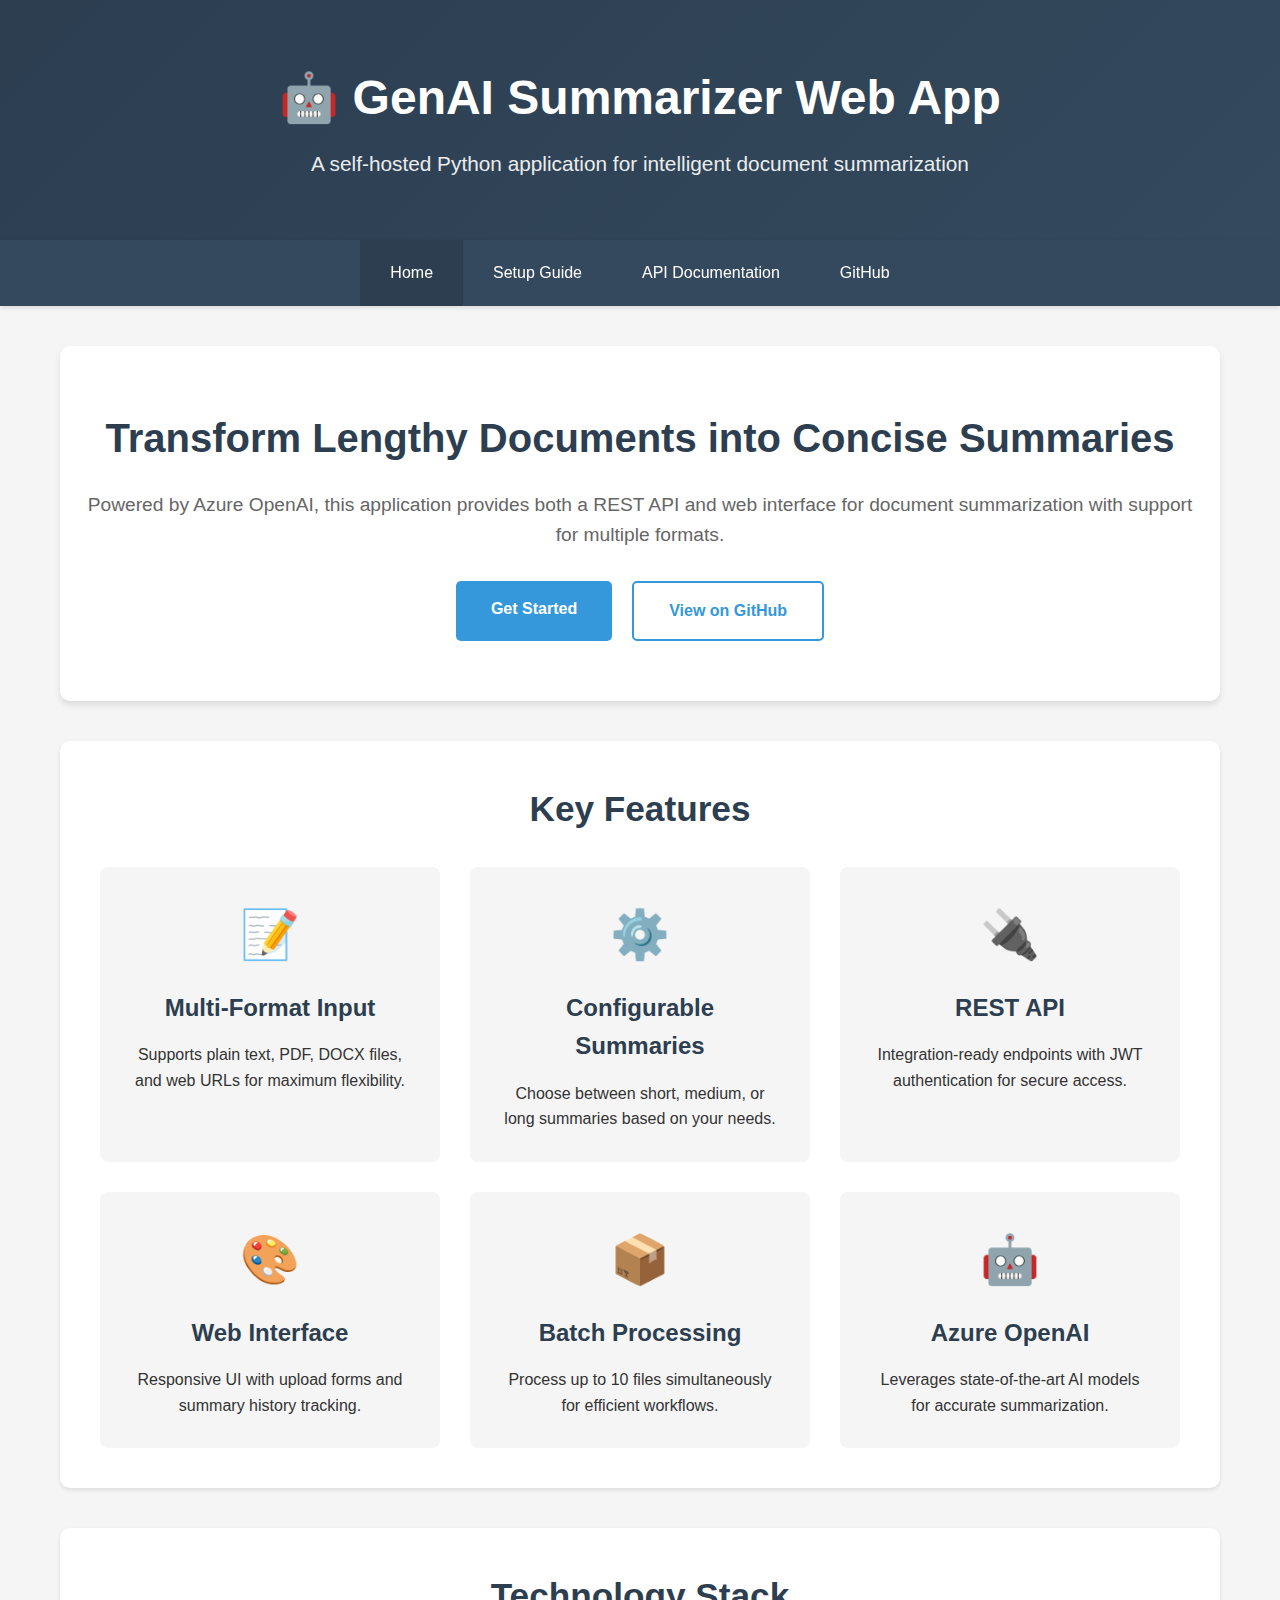
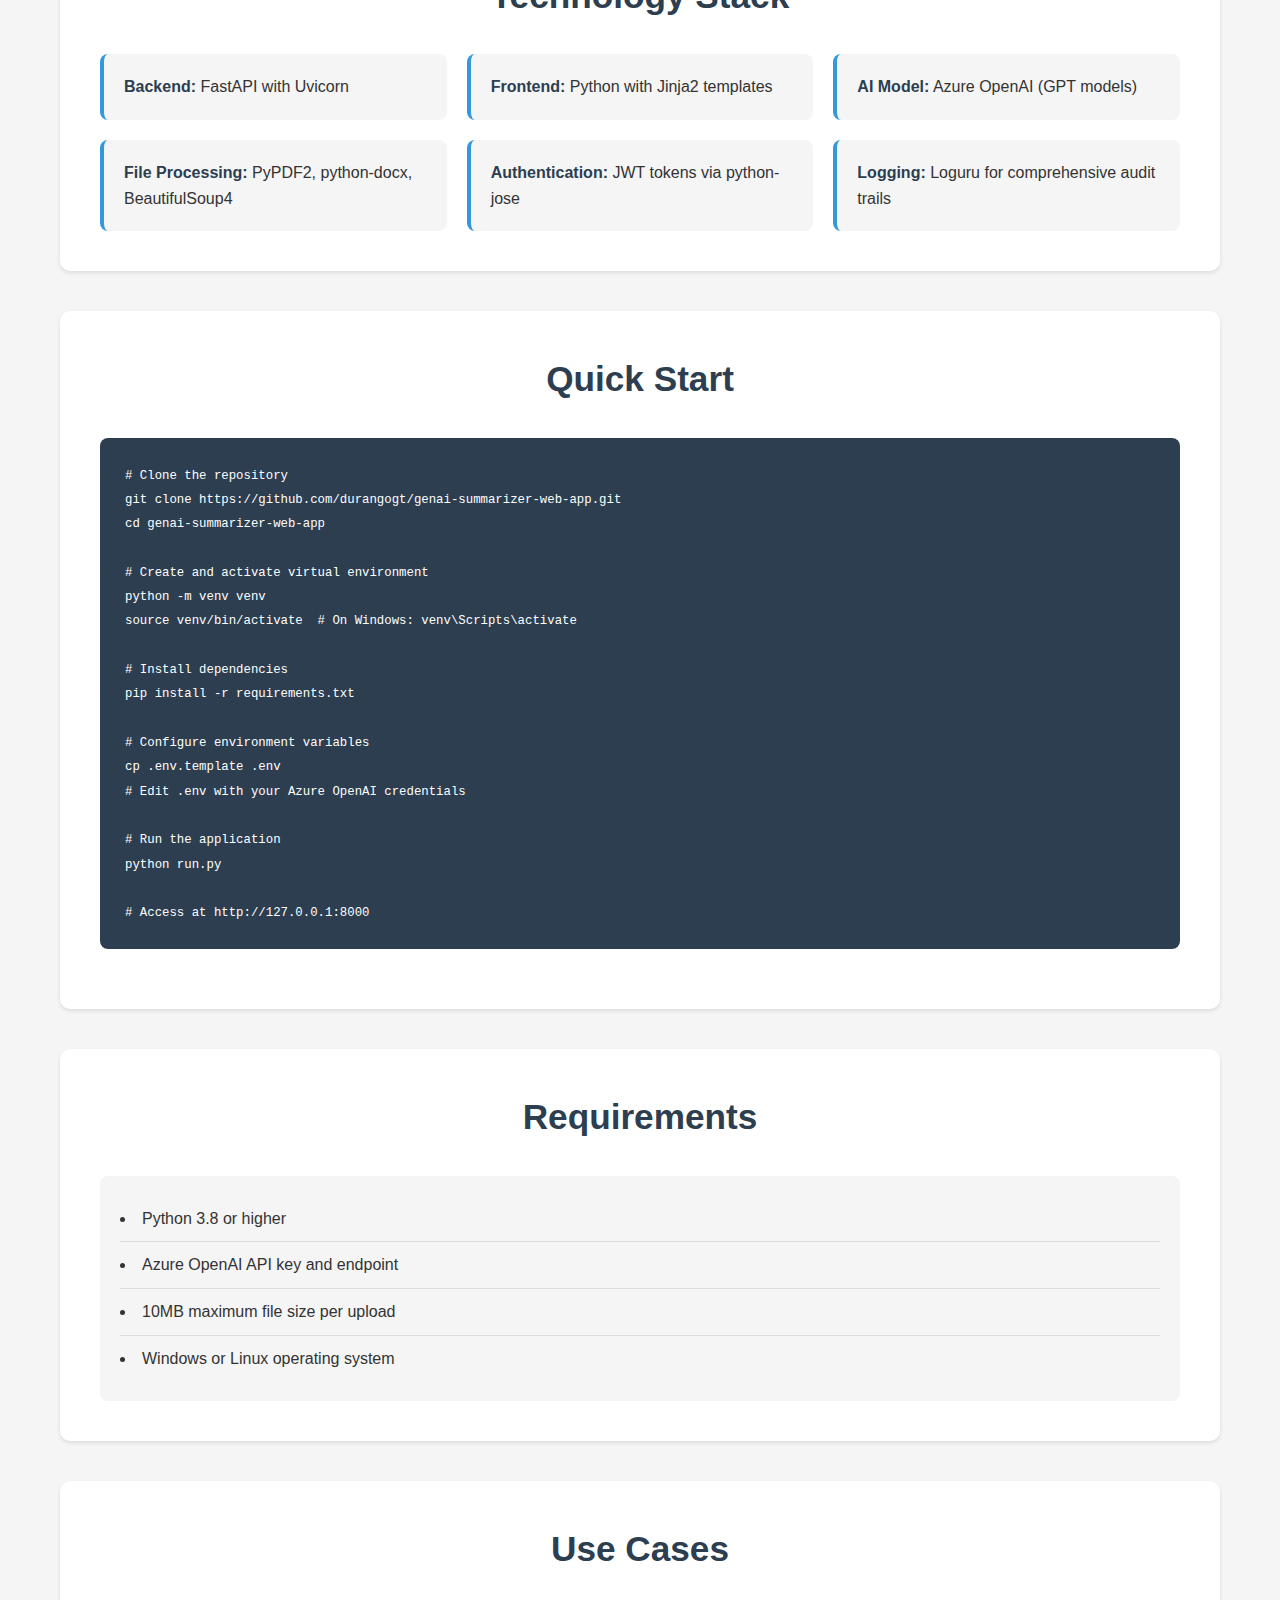
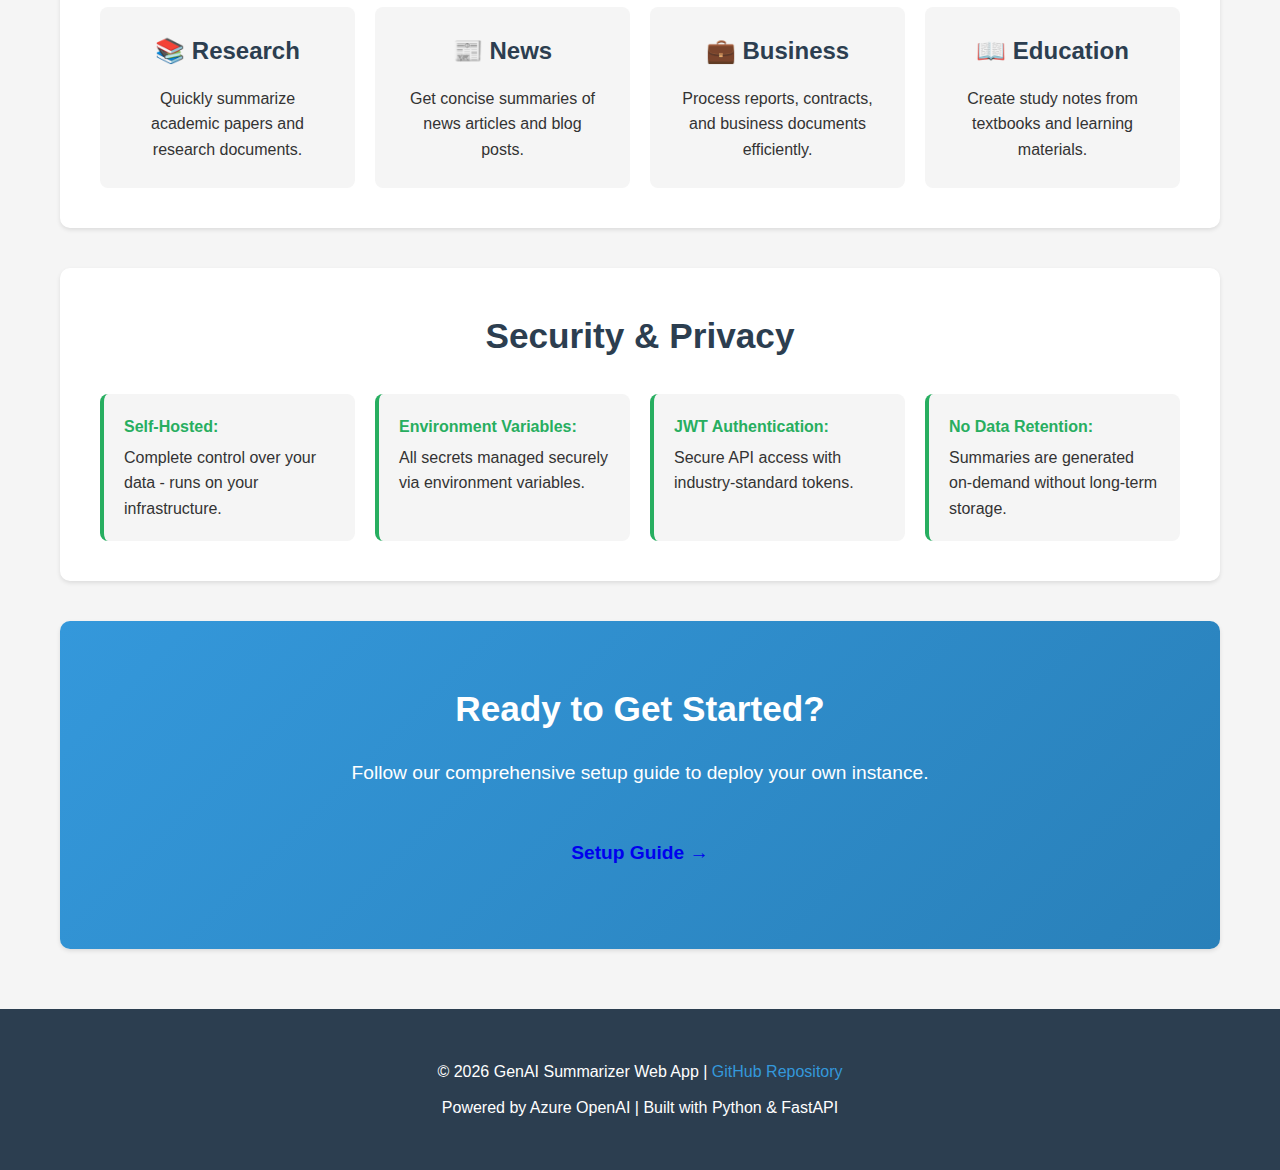
<file: docs/index.html>
<!DOCTYPE html>
<html lang="en">
<head>
    <meta charset="UTF-8">
    <meta name="viewport" content="width=device-width, initial-scale=1.0">
    <title>GenAI Summarizer Web App - Documentation</title>
    <link rel="stylesheet" href="styles.css">
</head>
<body>
    <header>
        <div class="container">
            <h1>🤖 GenAI Summarizer Web App</h1>
            <p class="subtitle">A self-hosted Python application for intelligent document summarization</p>
        </div>
    </header>
    
    <nav>
        <div class="container">
            <ul>
                <li><a href="index.html" class="active">Home</a></li>
                <li><a href="setup.html">Setup Guide</a></li>
                <li><a href="api.html">API Documentation</a></li>
                <li><a href="https://github.com/durangogt/genai-summarizer-web-app" target="_blank">GitHub</a></li>
            </ul>
        </div>
    </nav>
    
    <div class="container">
        <section class="hero">
            <h2>Transform Lengthy Documents into Concise Summaries</h2>
            <p>Powered by Azure OpenAI, this application provides both a REST API and web interface for document summarization with support for multiple formats.</p>
            <div class="cta-buttons">
                <a href="setup.html" class="btn btn-primary">Get Started</a>
                <a href="https://github.com/durangogt/genai-summarizer-web-app" class="btn btn-secondary" target="_blank">View on GitHub</a>
            </div>
        </section>

        <section class="features">
            <h2>Key Features</h2>
            <div class="feature-grid">
                <div class="feature-card">
                    <div class="feature-icon">📝</div>
                    <h3>Multi-Format Input</h3>
                    <p>Supports plain text, PDF, DOCX files, and web URLs for maximum flexibility.</p>
                </div>
                <div class="feature-card">
                    <div class="feature-icon">⚙️</div>
                    <h3>Configurable Summaries</h3>
                    <p>Choose between short, medium, or long summaries based on your needs.</p>
                </div>
                <div class="feature-card">
                    <div class="feature-icon">🔌</div>
                    <h3>REST API</h3>
                    <p>Integration-ready endpoints with JWT authentication for secure access.</p>
                </div>
                <div class="feature-card">
                    <div class="feature-icon">🎨</div>
                    <h3>Web Interface</h3>
                    <p>Responsive UI with upload forms and summary history tracking.</p>
                </div>
                <div class="feature-card">
                    <div class="feature-icon">📦</div>
                    <h3>Batch Processing</h3>
                    <p>Process up to 10 files simultaneously for efficient workflows.</p>
                </div>
                <div class="feature-card">
                    <div class="feature-icon">🤖</div>
                    <h3>Azure OpenAI</h3>
                    <p>Leverages state-of-the-art AI models for accurate summarization.</p>
                </div>
            </div>
        </section>

        <section class="tech-stack">
            <h2>Technology Stack</h2>
            <div class="stack-list">
                <div class="stack-item">
                    <strong>Backend:</strong> FastAPI with Uvicorn
                </div>
                <div class="stack-item">
                    <strong>Frontend:</strong> Python with Jinja2 templates
                </div>
                <div class="stack-item">
                    <strong>AI Model:</strong> Azure OpenAI (GPT models)
                </div>
                <div class="stack-item">
                    <strong>File Processing:</strong> PyPDF2, python-docx, BeautifulSoup4
                </div>
                <div class="stack-item">
                    <strong>Authentication:</strong> JWT tokens via python-jose
                </div>
                <div class="stack-item">
                    <strong>Logging:</strong> Loguru for comprehensive audit trails
                </div>
            </div>
        </section>

        <section class="quick-start">
            <h2>Quick Start</h2>
            <div class="code-block">
                <pre><code># Clone the repository
git clone https://github.com/durangogt/genai-summarizer-web-app.git
cd genai-summarizer-web-app

# Create and activate virtual environment
python -m venv venv
source venv/bin/activate  # On Windows: venv\Scripts\activate

# Install dependencies
pip install -r requirements.txt

# Configure environment variables
cp .env.template .env
# Edit .env with your Azure OpenAI credentials

# Run the application
python run.py

# Access at http://127.0.0.1:8000</code></pre>
            </div>
        </section>

        <section class="requirements">
            <h2>Requirements</h2>
            <ul>
                <li>Python 3.8 or higher</li>
                <li>Azure OpenAI API key and endpoint</li>
                <li>10MB maximum file size per upload</li>
                <li>Windows or Linux operating system</li>
            </ul>
        </section>

        <section class="use-cases">
            <h2>Use Cases</h2>
            <div class="use-case-grid">
                <div class="use-case">
                    <h3>📚 Research</h3>
                    <p>Quickly summarize academic papers and research documents.</p>
                </div>
                <div class="use-case">
                    <h3>📰 News</h3>
                    <p>Get concise summaries of news articles and blog posts.</p>
                </div>
                <div class="use-case">
                    <h3>💼 Business</h3>
                    <p>Process reports, contracts, and business documents efficiently.</p>
                </div>
                <div class="use-case">
                    <h3>📖 Education</h3>
                    <p>Create study notes from textbooks and learning materials.</p>
                </div>
            </div>
        </section>

        <section class="security">
            <h2>Security & Privacy</h2>
            <div class="security-info">
                <div class="security-item">
                    <strong>Self-Hosted:</strong> Complete control over your data - runs on your infrastructure.
                </div>
                <div class="security-item">
                    <strong>Environment Variables:</strong> All secrets managed securely via environment variables.
                </div>
                <div class="security-item">
                    <strong>JWT Authentication:</strong> Secure API access with industry-standard tokens.
                </div>
                <div class="security-item">
                    <strong>No Data Retention:</strong> Summaries are generated on-demand without long-term storage.
                </div>
            </div>
        </section>

        <section class="cta">
            <h2>Ready to Get Started?</h2>
            <p>Follow our comprehensive setup guide to deploy your own instance.</p>
            <a href="setup.html" class="btn btn-large">Setup Guide →</a>
        </section>
    </div>
    
    <footer>
        <div class="container">
            <p>&copy; 2026 GenAI Summarizer Web App | <a href="https://github.com/durangogt/genai-summarizer-web-app">GitHub Repository</a></p>
            <p>Powered by Azure OpenAI | Built with Python & FastAPI</p>
        </div>
    </footer>
</body>
</html>
</file>
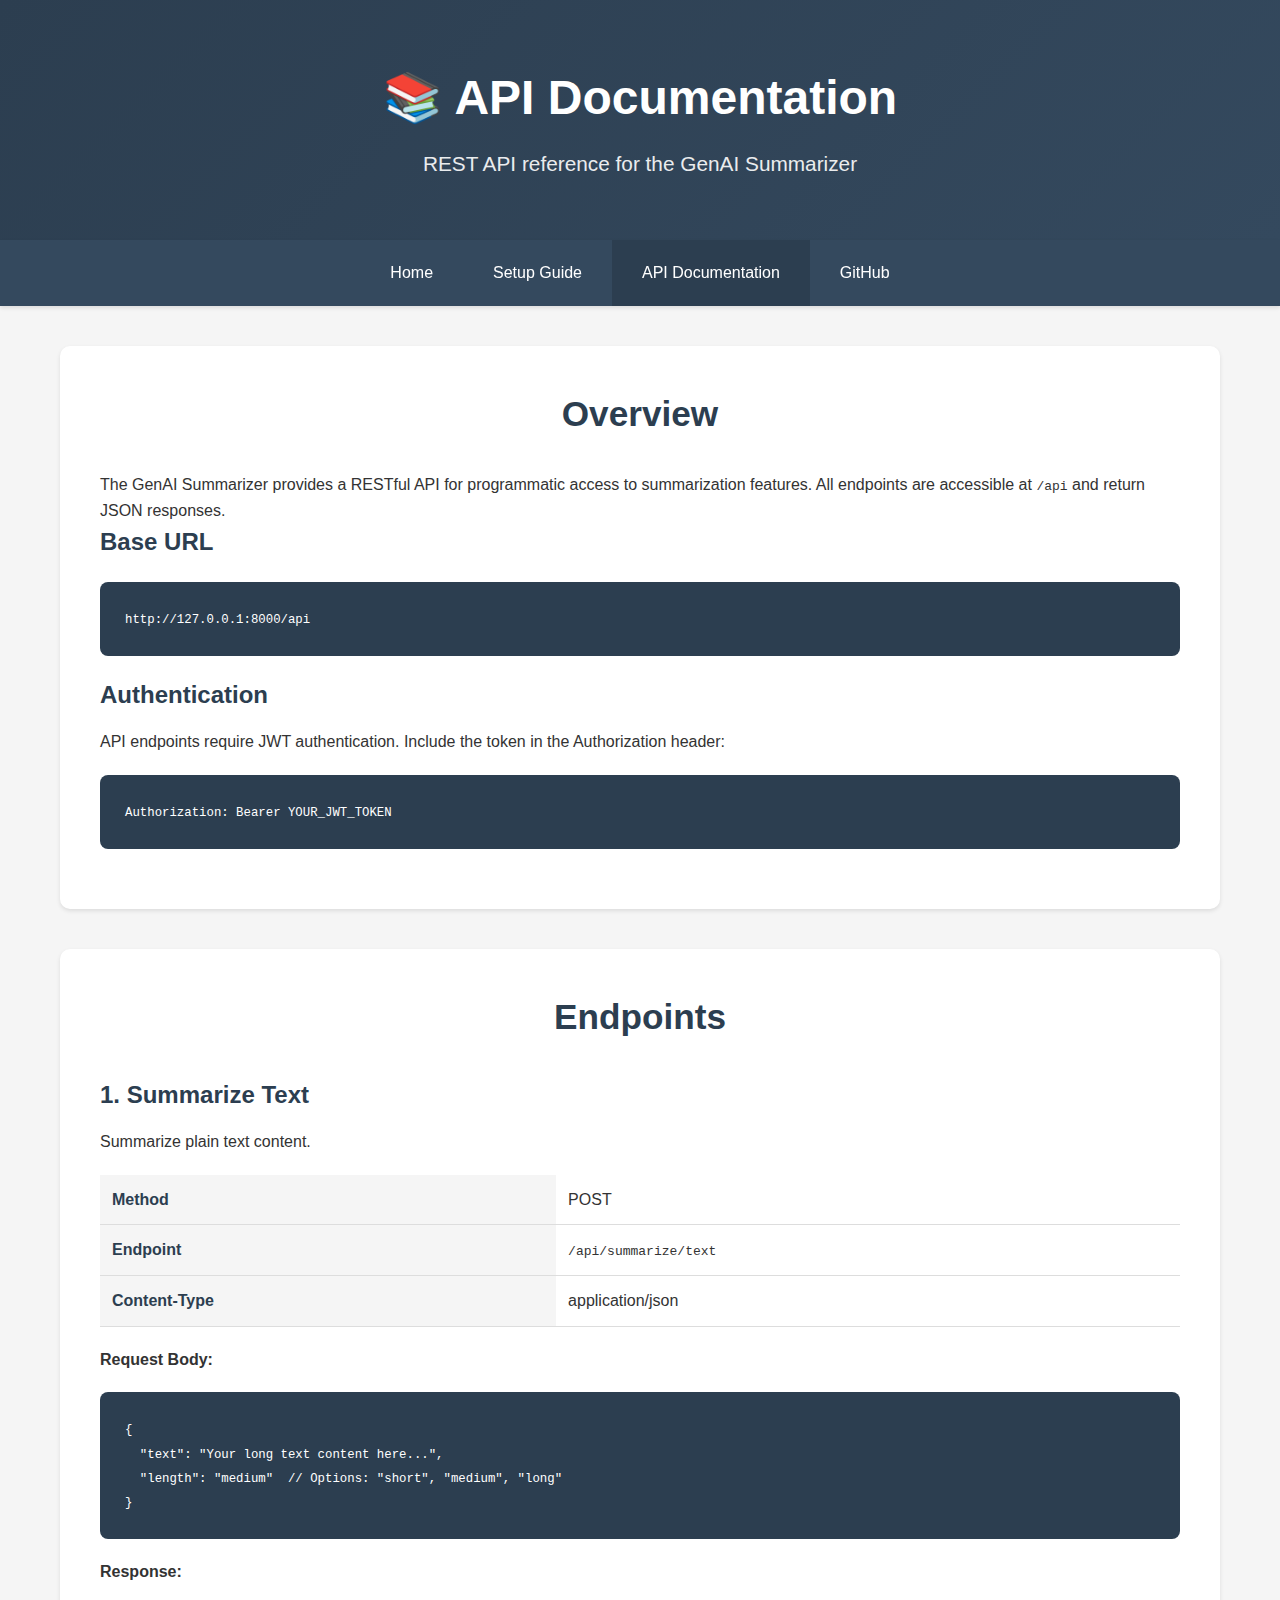
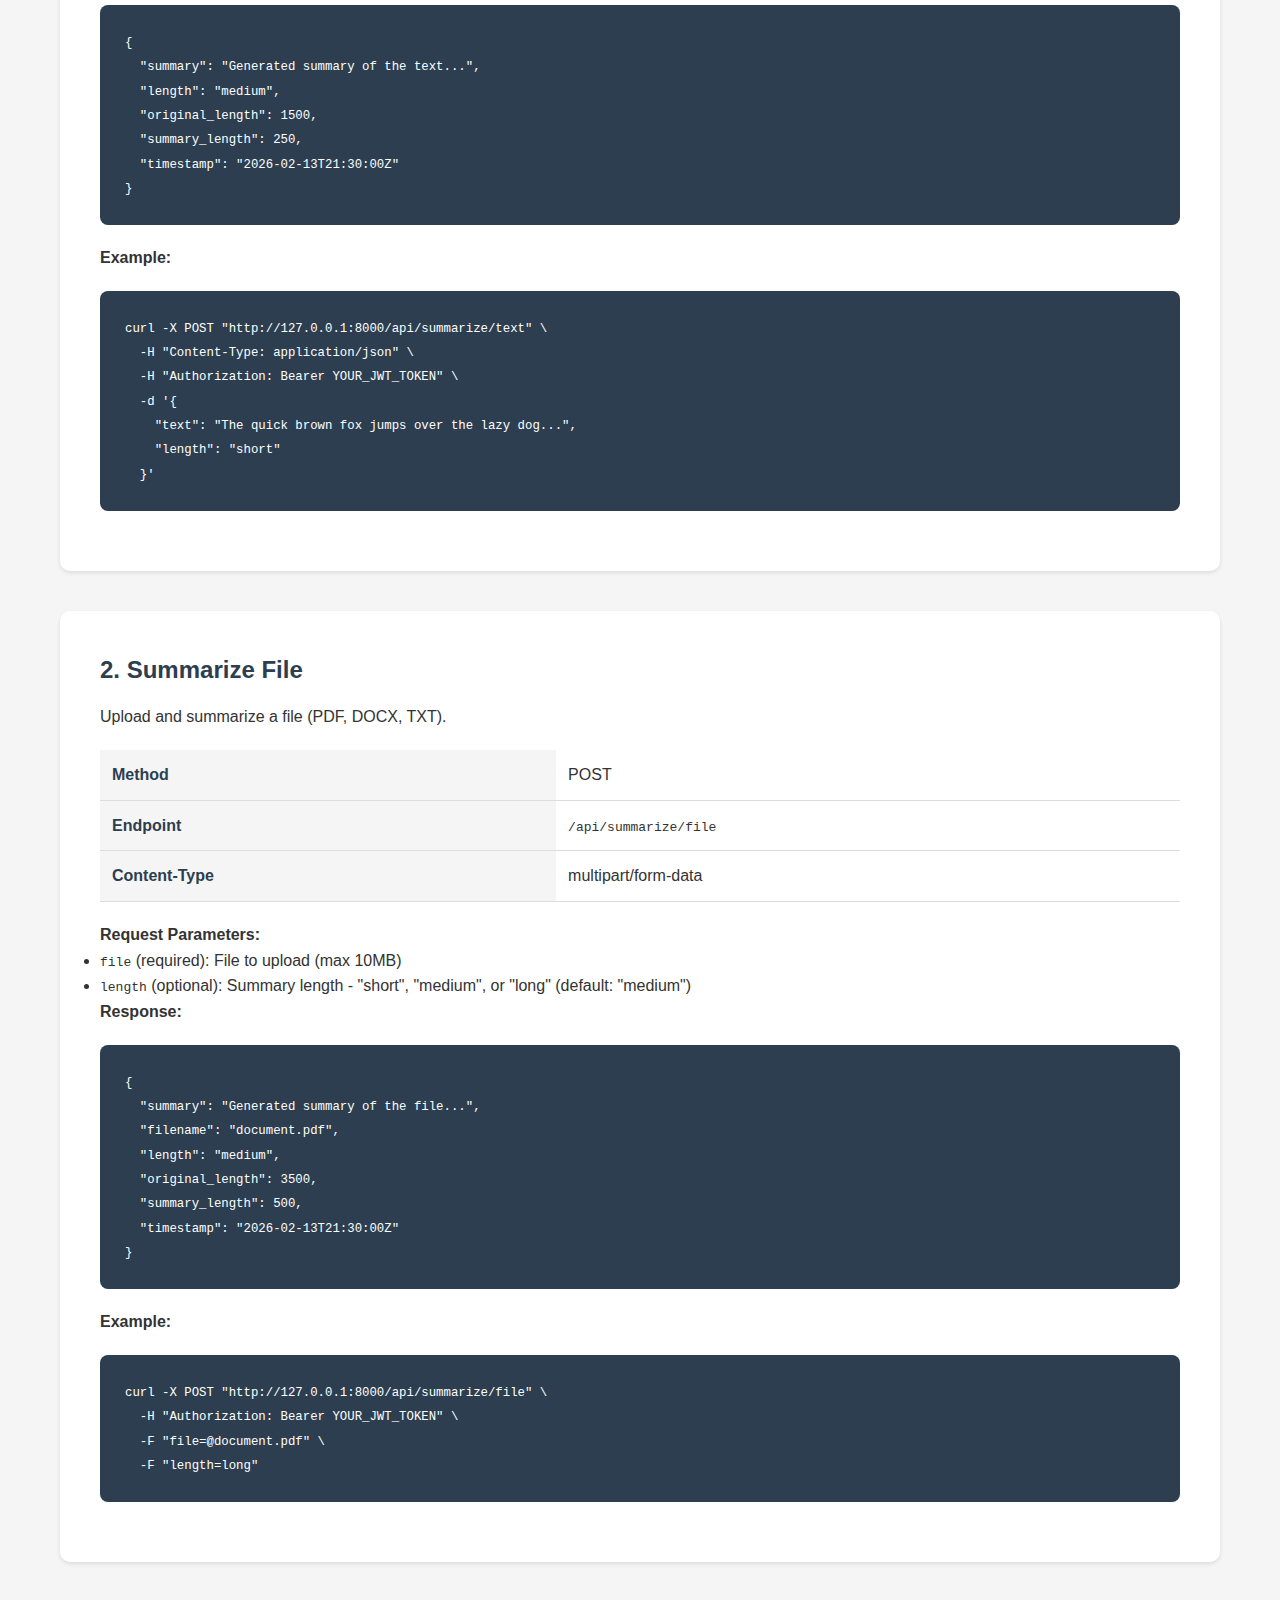
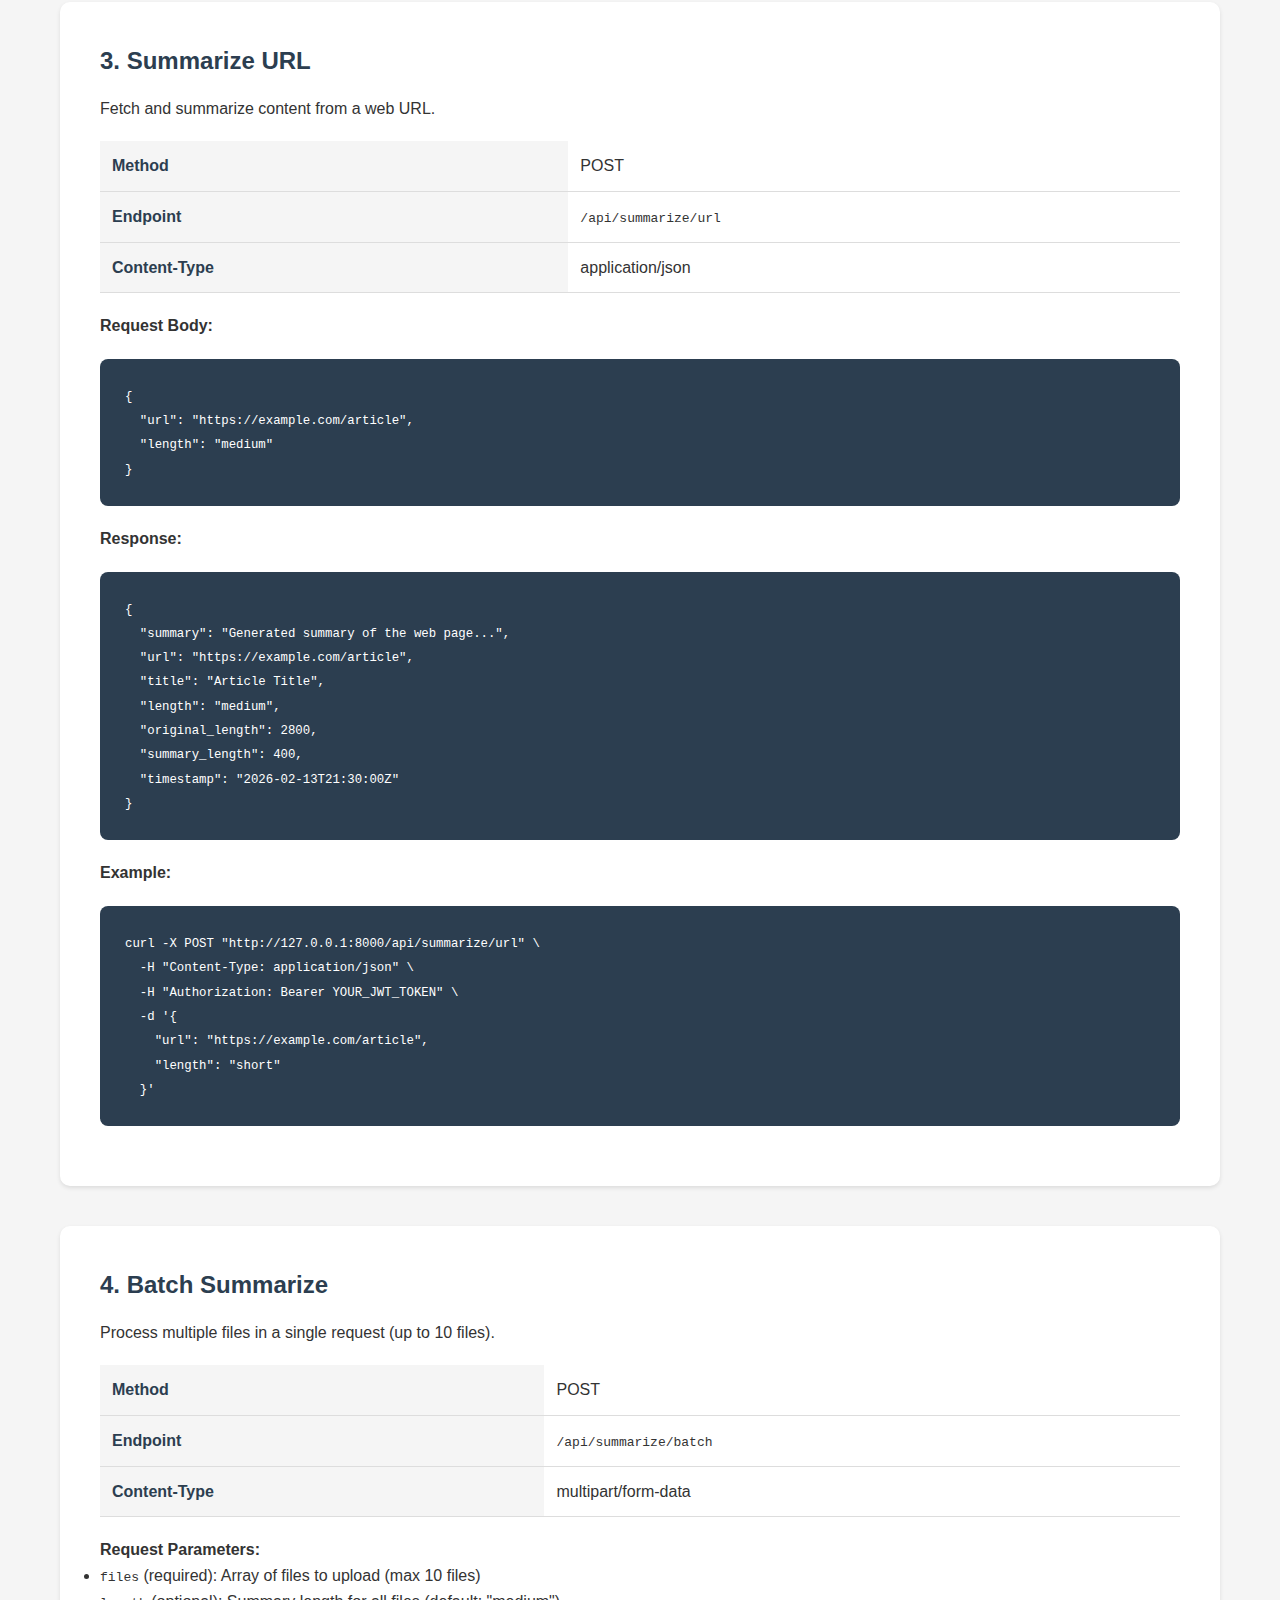
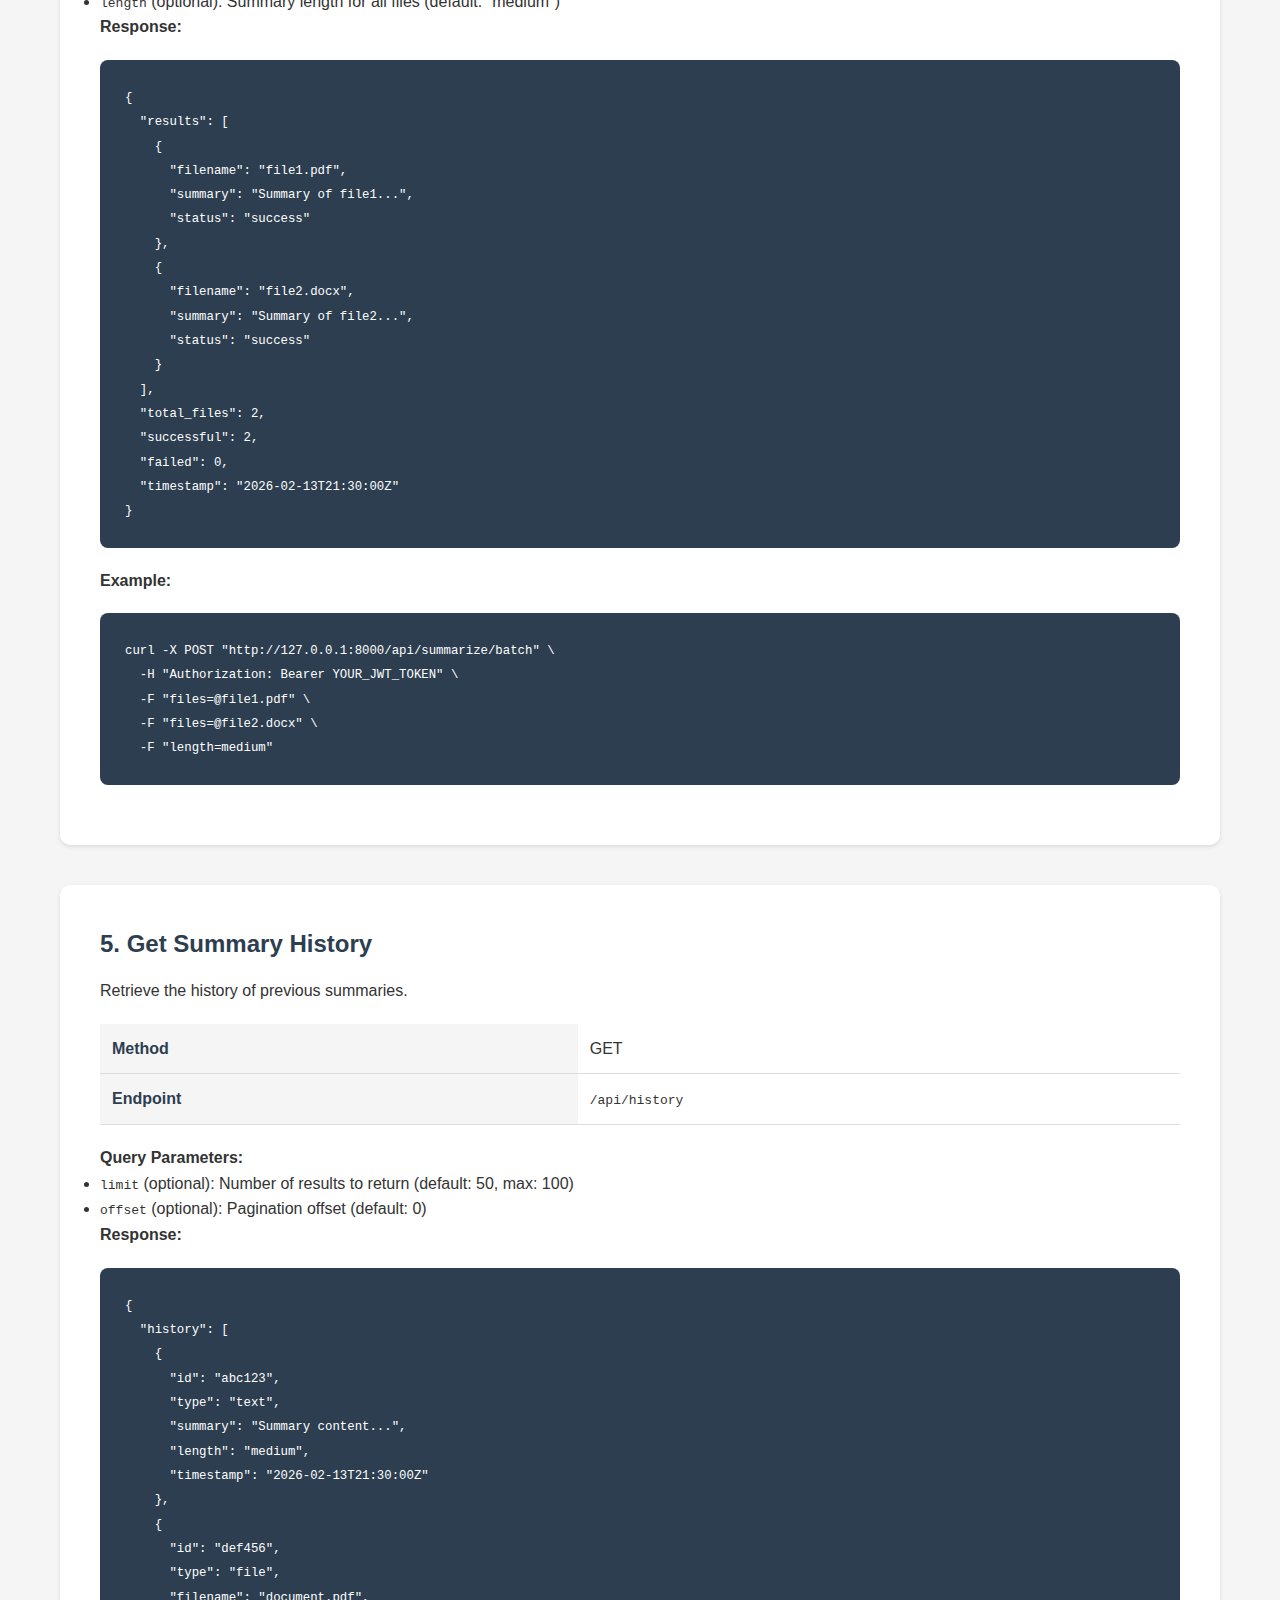
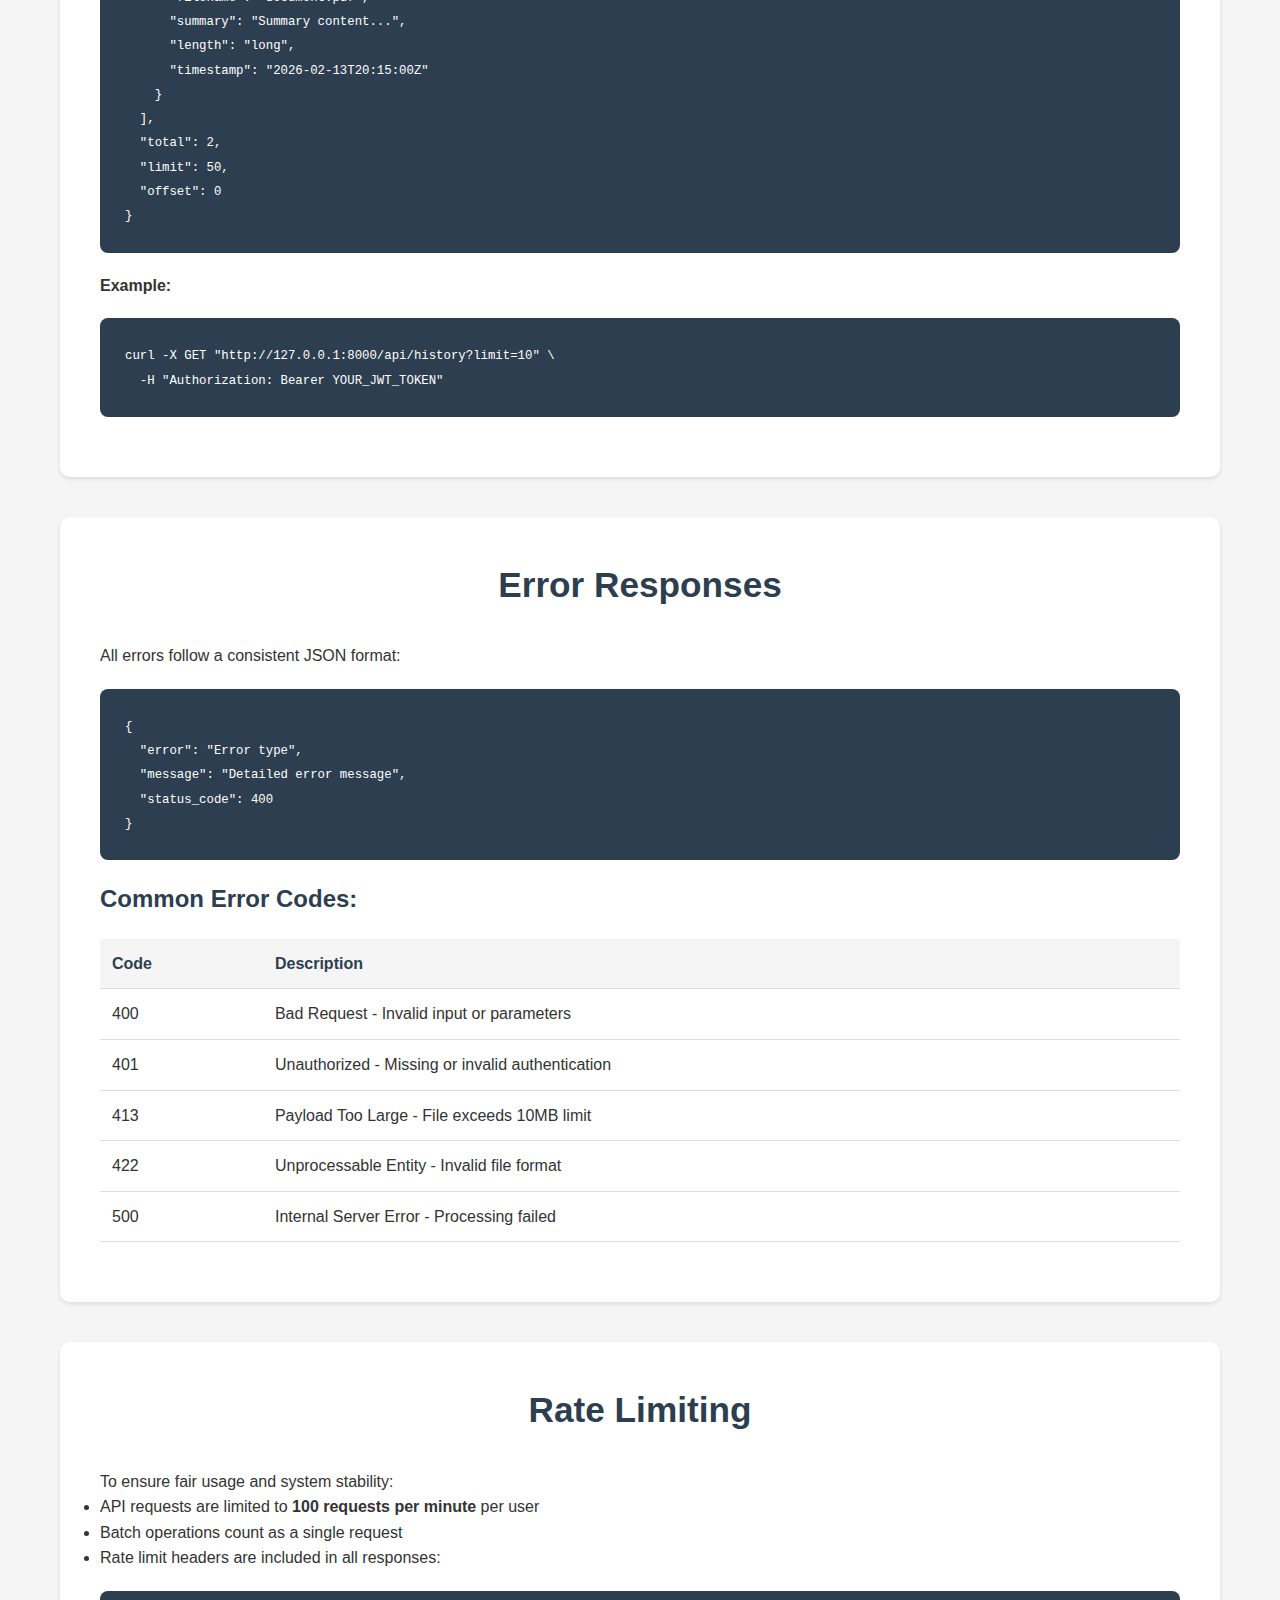
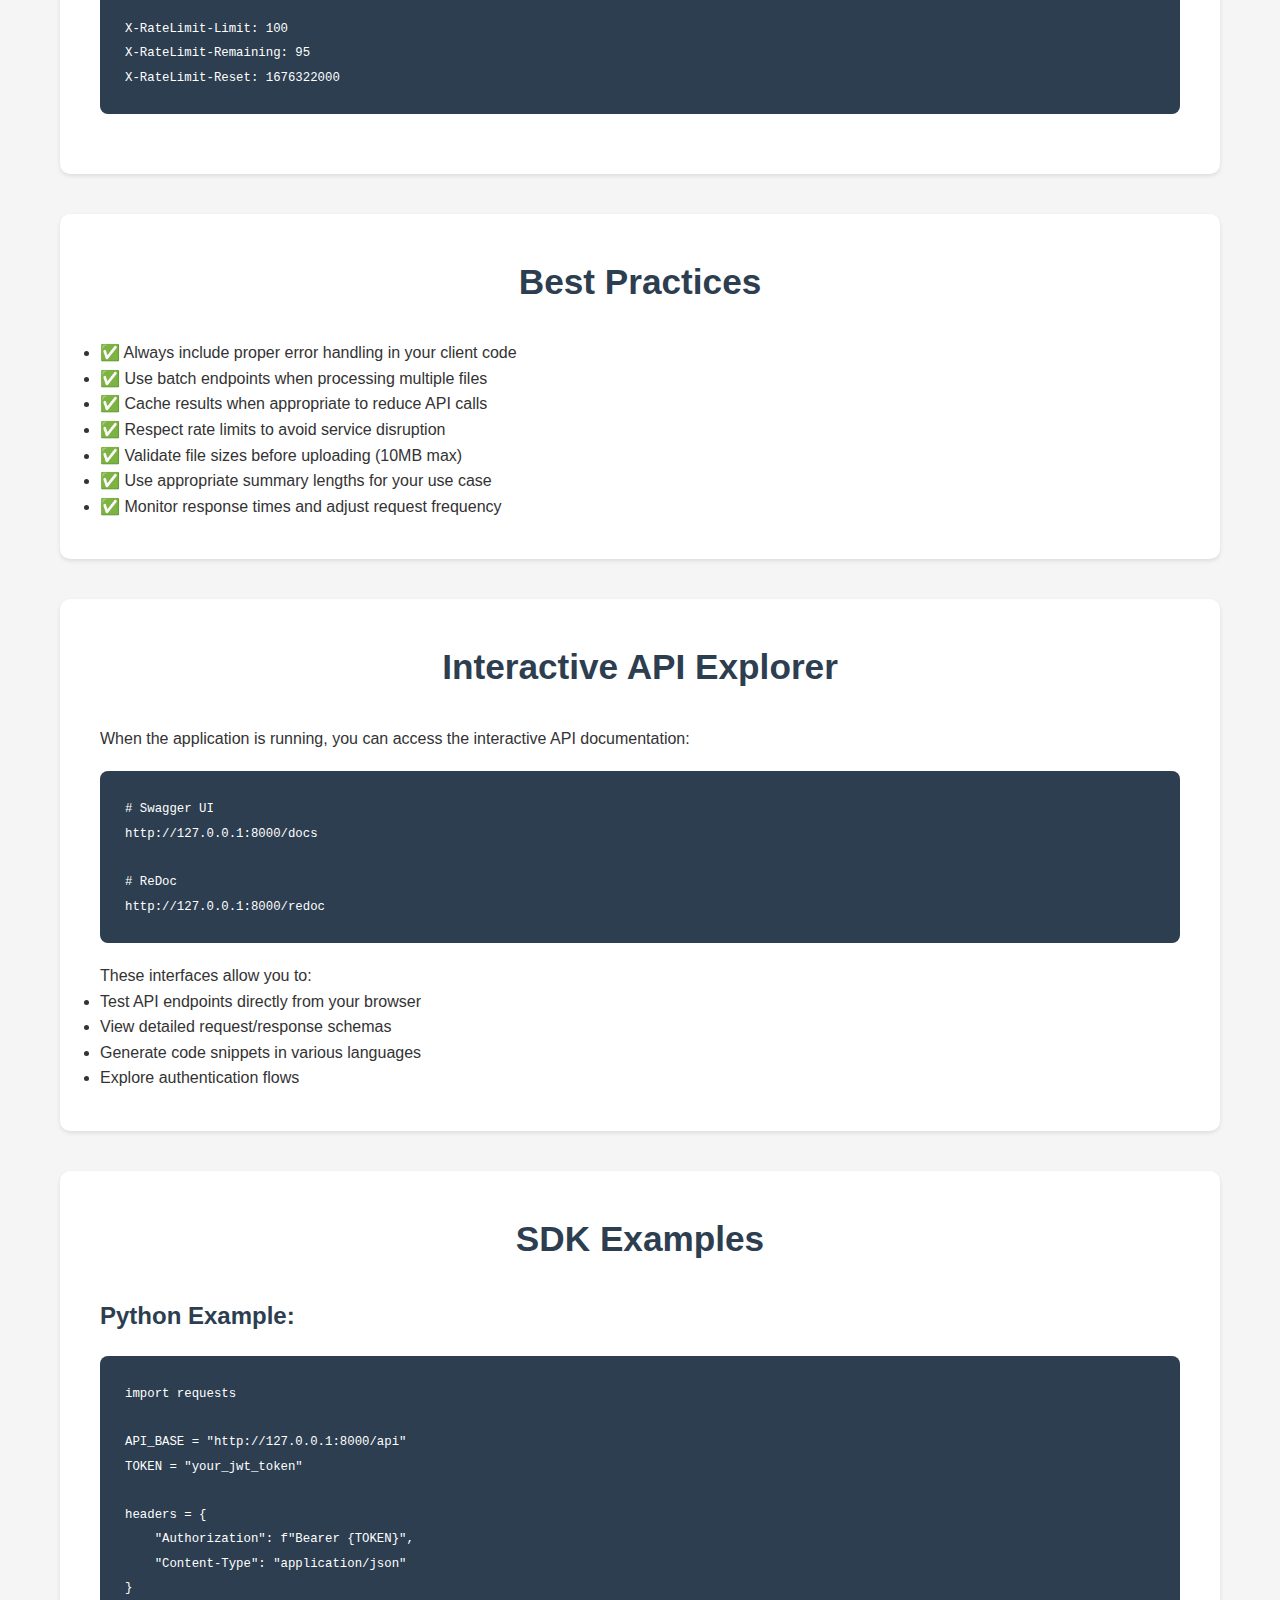
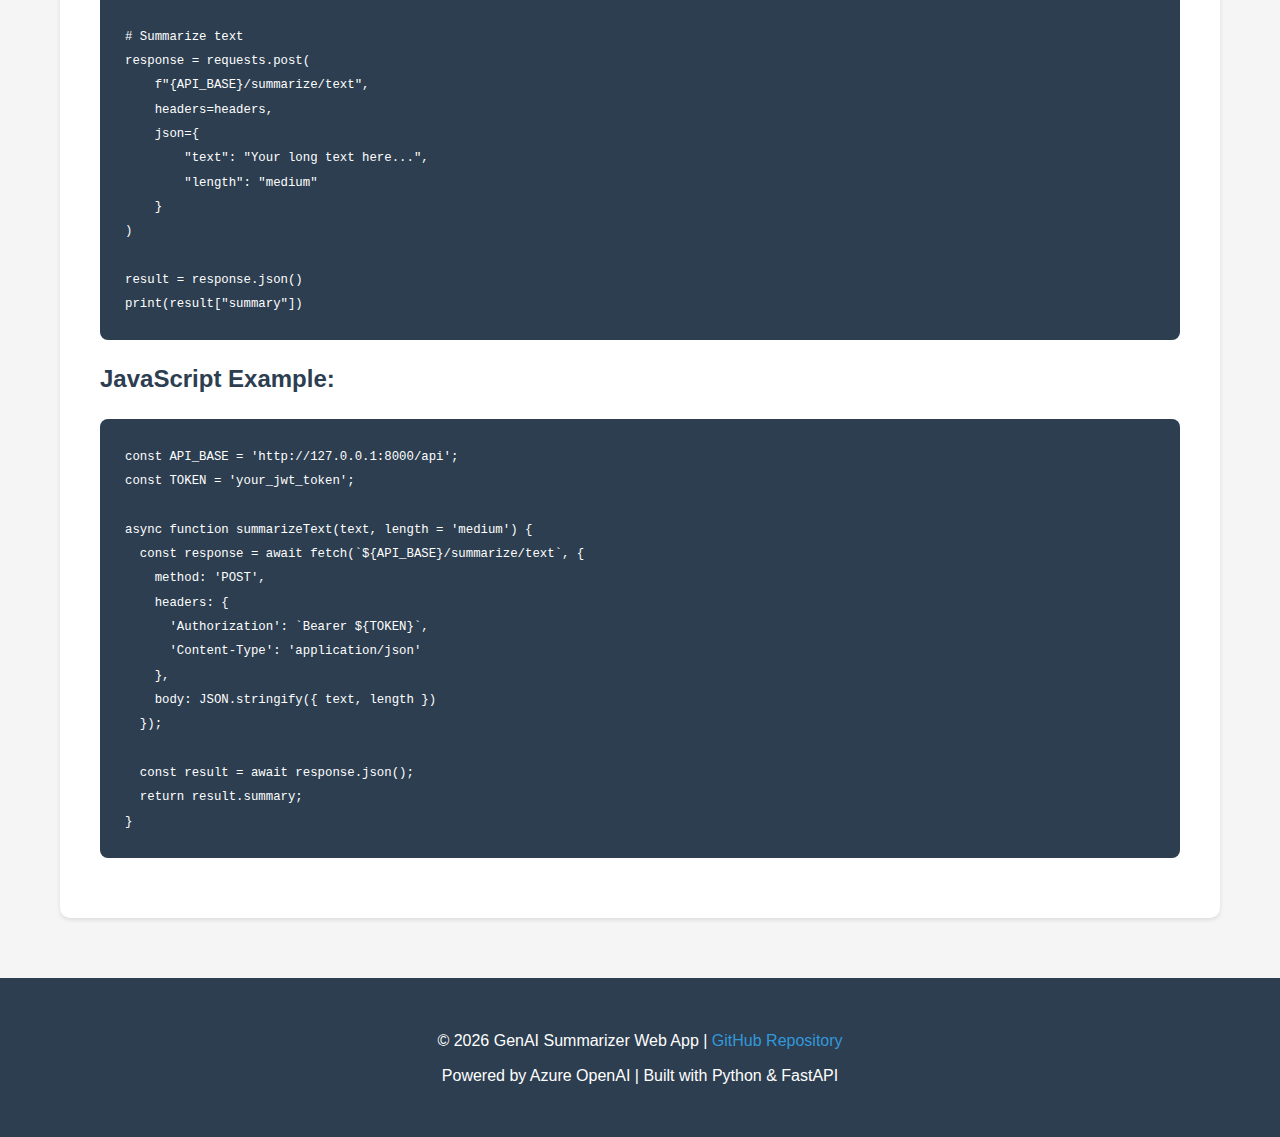
<file: docs/api.html>
<!DOCTYPE html>
<html lang="en">
<head>
    <meta charset="UTF-8">
    <meta name="viewport" content="width=device-width, initial-scale=1.0">
    <title>API Documentation - GenAI Summarizer Web App</title>
    <link rel="stylesheet" href="styles.css">
</head>
<body>
    <header>
        <div class="container">
            <h1>📚 API Documentation</h1>
            <p class="subtitle">REST API reference for the GenAI Summarizer</p>
        </div>
    </header>
    
    <nav>
        <div class="container">
            <ul>
                <li><a href="index.html">Home</a></li>
                <li><a href="setup.html">Setup Guide</a></li>
                <li><a href="api.html" class="active">API Documentation</a></li>
                <li><a href="https://github.com/durangogt/genai-summarizer-web-app" target="_blank">GitHub</a></li>
            </ul>
        </div>
    </nav>
    
    <div class="container">
        <section>
            <h2>Overview</h2>
            <p>The GenAI Summarizer provides a RESTful API for programmatic access to summarization features. All endpoints are accessible at <code>/api</code> and return JSON responses.</p>
            
            <h3>Base URL</h3>
            <div class="code-block">
                <pre><code>http://127.0.0.1:8000/api</code></pre>
            </div>

            <h3>Authentication</h3>
            <p>API endpoints require JWT authentication. Include the token in the Authorization header:</p>
            <div class="code-block">
                <pre><code>Authorization: Bearer YOUR_JWT_TOKEN</code></pre>
            </div>
        </section>

        <section>
            <h2>Endpoints</h2>

            <h3>1. Summarize Text</h3>
            <p>Summarize plain text content.</p>
            
            <table>
                <tr>
                    <th>Method</th>
                    <td>POST</td>
                </tr>
                <tr>
                    <th>Endpoint</th>
                    <td><code>/api/summarize/text</code></td>
                </tr>
                <tr>
                    <th>Content-Type</th>
                    <td>application/json</td>
                </tr>
            </table>

            <h4>Request Body:</h4>
            <div class="code-block">
                <pre><code>{
  "text": "Your long text content here...",
  "length": "medium"  // Options: "short", "medium", "long"
}</code></pre>
            </div>

            <h4>Response:</h4>
            <div class="code-block">
                <pre><code>{
  "summary": "Generated summary of the text...",
  "length": "medium",
  "original_length": 1500,
  "summary_length": 250,
  "timestamp": "2026-02-13T21:30:00Z"
}</code></pre>
            </div>

            <h4>Example:</h4>
            <div class="code-block">
                <pre><code>curl -X POST "http://127.0.0.1:8000/api/summarize/text" \
  -H "Content-Type: application/json" \
  -H "Authorization: Bearer YOUR_JWT_TOKEN" \
  -d '{
    "text": "The quick brown fox jumps over the lazy dog...",
    "length": "short"
  }'</code></pre>
            </div>
        </section>

        <section>
            <h3>2. Summarize File</h3>
            <p>Upload and summarize a file (PDF, DOCX, TXT).</p>
            
            <table>
                <tr>
                    <th>Method</th>
                    <td>POST</td>
                </tr>
                <tr>
                    <th>Endpoint</th>
                    <td><code>/api/summarize/file</code></td>
                </tr>
                <tr>
                    <th>Content-Type</th>
                    <td>multipart/form-data</td>
                </tr>
            </table>

            <h4>Request Parameters:</h4>
            <ul>
                <li><code>file</code> (required): File to upload (max 10MB)</li>
                <li><code>length</code> (optional): Summary length - "short", "medium", or "long" (default: "medium")</li>
            </ul>

            <h4>Response:</h4>
            <div class="code-block">
                <pre><code>{
  "summary": "Generated summary of the file...",
  "filename": "document.pdf",
  "length": "medium",
  "original_length": 3500,
  "summary_length": 500,
  "timestamp": "2026-02-13T21:30:00Z"
}</code></pre>
            </div>

            <h4>Example:</h4>
            <div class="code-block">
                <pre><code>curl -X POST "http://127.0.0.1:8000/api/summarize/file" \
  -H "Authorization: Bearer YOUR_JWT_TOKEN" \
  -F "file=@document.pdf" \
  -F "length=long"</code></pre>
            </div>
        </section>

        <section>
            <h3>3. Summarize URL</h3>
            <p>Fetch and summarize content from a web URL.</p>
            
            <table>
                <tr>
                    <th>Method</th>
                    <td>POST</td>
                </tr>
                <tr>
                    <th>Endpoint</th>
                    <td><code>/api/summarize/url</code></td>
                </tr>
                <tr>
                    <th>Content-Type</th>
                    <td>application/json</td>
                </tr>
            </table>

            <h4>Request Body:</h4>
            <div class="code-block">
                <pre><code>{
  "url": "https://example.com/article",
  "length": "medium"
}</code></pre>
            </div>

            <h4>Response:</h4>
            <div class="code-block">
                <pre><code>{
  "summary": "Generated summary of the web page...",
  "url": "https://example.com/article",
  "title": "Article Title",
  "length": "medium",
  "original_length": 2800,
  "summary_length": 400,
  "timestamp": "2026-02-13T21:30:00Z"
}</code></pre>
            </div>

            <h4>Example:</h4>
            <div class="code-block">
                <pre><code>curl -X POST "http://127.0.0.1:8000/api/summarize/url" \
  -H "Content-Type: application/json" \
  -H "Authorization: Bearer YOUR_JWT_TOKEN" \
  -d '{
    "url": "https://example.com/article",
    "length": "short"
  }'</code></pre>
            </div>
        </section>

        <section>
            <h3>4. Batch Summarize</h3>
            <p>Process multiple files in a single request (up to 10 files).</p>
            
            <table>
                <tr>
                    <th>Method</th>
                    <td>POST</td>
                </tr>
                <tr>
                    <th>Endpoint</th>
                    <td><code>/api/summarize/batch</code></td>
                </tr>
                <tr>
                    <th>Content-Type</th>
                    <td>multipart/form-data</td>
                </tr>
            </table>

            <h4>Request Parameters:</h4>
            <ul>
                <li><code>files</code> (required): Array of files to upload (max 10 files)</li>
                <li><code>length</code> (optional): Summary length for all files (default: "medium")</li>
            </ul>

            <h4>Response:</h4>
            <div class="code-block">
                <pre><code>{
  "results": [
    {
      "filename": "file1.pdf",
      "summary": "Summary of file1...",
      "status": "success"
    },
    {
      "filename": "file2.docx",
      "summary": "Summary of file2...",
      "status": "success"
    }
  ],
  "total_files": 2,
  "successful": 2,
  "failed": 0,
  "timestamp": "2026-02-13T21:30:00Z"
}</code></pre>
            </div>

            <h4>Example:</h4>
            <div class="code-block">
                <pre><code>curl -X POST "http://127.0.0.1:8000/api/summarize/batch" \
  -H "Authorization: Bearer YOUR_JWT_TOKEN" \
  -F "files=@file1.pdf" \
  -F "files=@file2.docx" \
  -F "length=medium"</code></pre>
            </div>
        </section>

        <section>
            <h3>5. Get Summary History</h3>
            <p>Retrieve the history of previous summaries.</p>
            
            <table>
                <tr>
                    <th>Method</th>
                    <td>GET</td>
                </tr>
                <tr>
                    <th>Endpoint</th>
                    <td><code>/api/history</code></td>
                </tr>
            </table>

            <h4>Query Parameters:</h4>
            <ul>
                <li><code>limit</code> (optional): Number of results to return (default: 50, max: 100)</li>
                <li><code>offset</code> (optional): Pagination offset (default: 0)</li>
            </ul>

            <h4>Response:</h4>
            <div class="code-block">
                <pre><code>{
  "history": [
    {
      "id": "abc123",
      "type": "text",
      "summary": "Summary content...",
      "length": "medium",
      "timestamp": "2026-02-13T21:30:00Z"
    },
    {
      "id": "def456",
      "type": "file",
      "filename": "document.pdf",
      "summary": "Summary content...",
      "length": "long",
      "timestamp": "2026-02-13T20:15:00Z"
    }
  ],
  "total": 2,
  "limit": 50,
  "offset": 0
}</code></pre>
            </div>

            <h4>Example:</h4>
            <div class="code-block">
                <pre><code>curl -X GET "http://127.0.0.1:8000/api/history?limit=10" \
  -H "Authorization: Bearer YOUR_JWT_TOKEN"</code></pre>
            </div>
        </section>

        <section>
            <h2>Error Responses</h2>
            <p>All errors follow a consistent JSON format:</p>
            
            <div class="code-block">
                <pre><code>{
  "error": "Error type",
  "message": "Detailed error message",
  "status_code": 400
}</code></pre>
            </div>

            <h3>Common Error Codes:</h3>
            <table>
                <tr>
                    <th>Code</th>
                    <th>Description</th>
                </tr>
                <tr>
                    <td>400</td>
                    <td>Bad Request - Invalid input or parameters</td>
                </tr>
                <tr>
                    <td>401</td>
                    <td>Unauthorized - Missing or invalid authentication</td>
                </tr>
                <tr>
                    <td>413</td>
                    <td>Payload Too Large - File exceeds 10MB limit</td>
                </tr>
                <tr>
                    <td>422</td>
                    <td>Unprocessable Entity - Invalid file format</td>
                </tr>
                <tr>
                    <td>500</td>
                    <td>Internal Server Error - Processing failed</td>
                </tr>
            </table>
        </section>

        <section>
            <h2>Rate Limiting</h2>
            <p>To ensure fair usage and system stability:</p>
            <ul>
                <li>API requests are limited to <strong>100 requests per minute</strong> per user</li>
                <li>Batch operations count as a single request</li>
                <li>Rate limit headers are included in all responses:</li>
            </ul>
            
            <div class="code-block">
                <pre><code>X-RateLimit-Limit: 100
X-RateLimit-Remaining: 95
X-RateLimit-Reset: 1676322000</code></pre>
            </div>
        </section>

        <section>
            <h2>Best Practices</h2>
            <ul>
                <li>✅ Always include proper error handling in your client code</li>
                <li>✅ Use batch endpoints when processing multiple files</li>
                <li>✅ Cache results when appropriate to reduce API calls</li>
                <li>✅ Respect rate limits to avoid service disruption</li>
                <li>✅ Validate file sizes before uploading (10MB max)</li>
                <li>✅ Use appropriate summary lengths for your use case</li>
                <li>✅ Monitor response times and adjust request frequency</li>
            </ul>
        </section>

        <section>
            <h2>Interactive API Explorer</h2>
            <p>When the application is running, you can access the interactive API documentation:</p>
            
            <div class="code-block">
                <pre><code># Swagger UI
http://127.0.0.1:8000/docs

# ReDoc
http://127.0.0.1:8000/redoc</code></pre>
            </div>
            
            <p>These interfaces allow you to:</p>
            <ul>
                <li>Test API endpoints directly from your browser</li>
                <li>View detailed request/response schemas</li>
                <li>Generate code snippets in various languages</li>
                <li>Explore authentication flows</li>
            </ul>
        </section>

        <section>
            <h2>SDK Examples</h2>
            
            <h3>Python Example:</h3>
            <div class="code-block">
                <pre><code>import requests

API_BASE = "http://127.0.0.1:8000/api"
TOKEN = "your_jwt_token"

headers = {
    "Authorization": f"Bearer {TOKEN}",
    "Content-Type": "application/json"
}

# Summarize text
response = requests.post(
    f"{API_BASE}/summarize/text",
    headers=headers,
    json={
        "text": "Your long text here...",
        "length": "medium"
    }
)

result = response.json()
print(result["summary"])</code></pre>
            </div>

            <h3>JavaScript Example:</h3>
            <div class="code-block">
                <pre><code>const API_BASE = 'http://127.0.0.1:8000/api';
const TOKEN = 'your_jwt_token';

async function summarizeText(text, length = 'medium') {
  const response = await fetch(`${API_BASE}/summarize/text`, {
    method: 'POST',
    headers: {
      'Authorization': `Bearer ${TOKEN}`,
      'Content-Type': 'application/json'
    },
    body: JSON.stringify({ text, length })
  });
  
  const result = await response.json();
  return result.summary;
}</code></pre>
            </div>
        </section>
    </div>
    
    <footer>
        <div class="container">
            <p>&copy; 2026 GenAI Summarizer Web App | <a href="https://github.com/durangogt/genai-summarizer-web-app">GitHub Repository</a></p>
            <p>Powered by Azure OpenAI | Built with Python & FastAPI</p>
        </div>
    </footer>
</body>
</html>
</file>
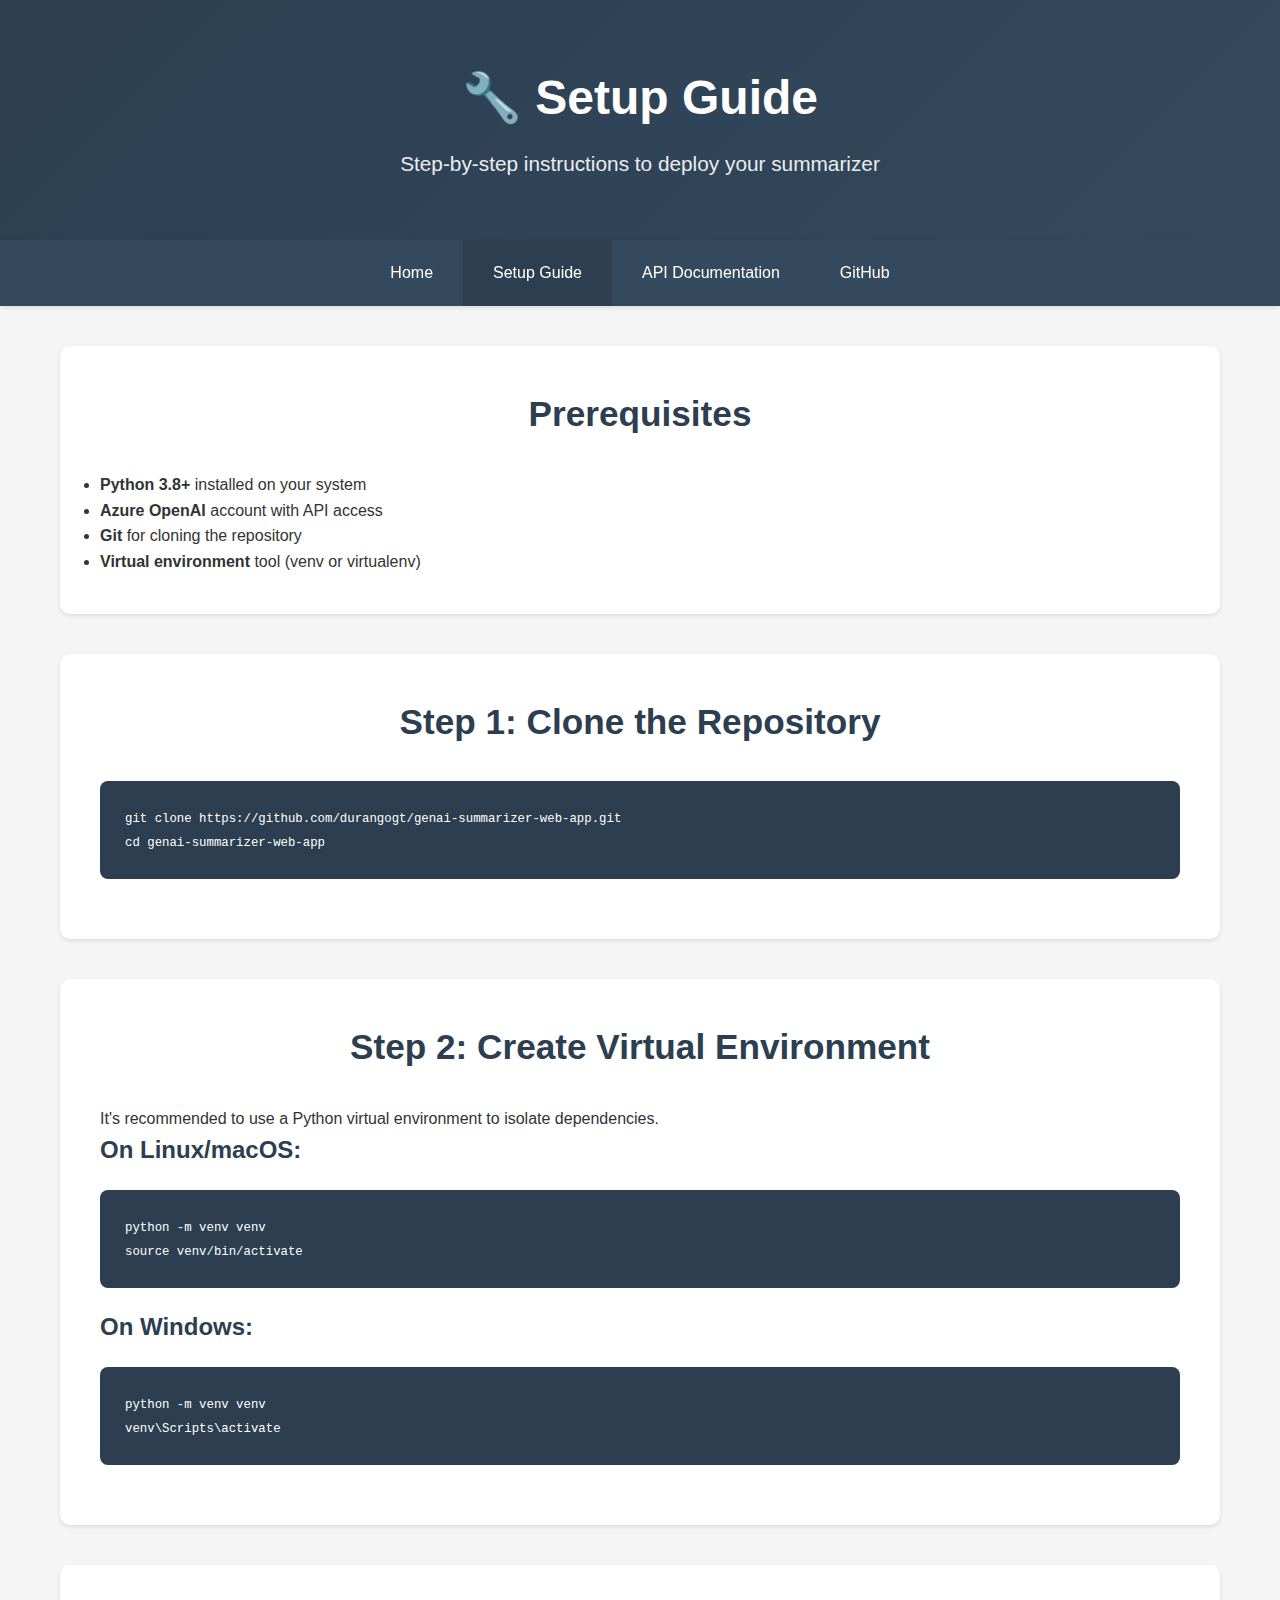
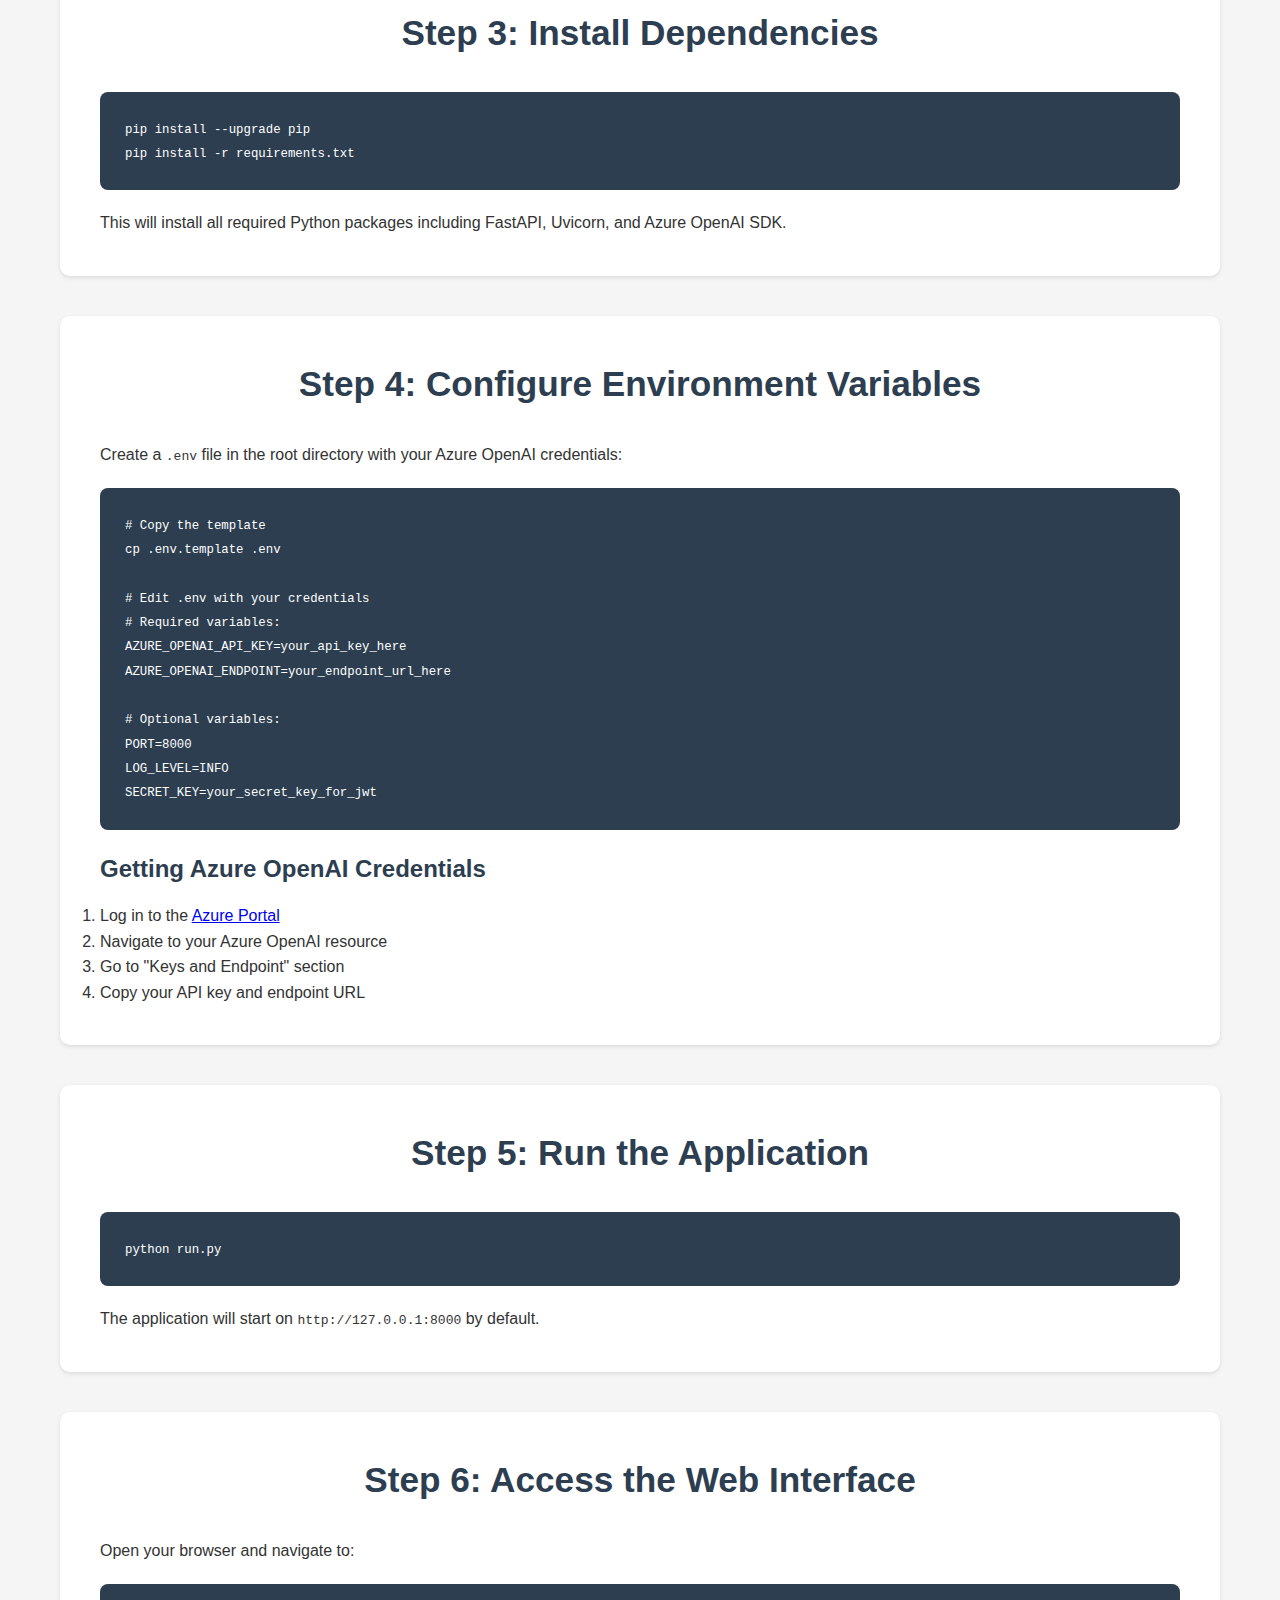
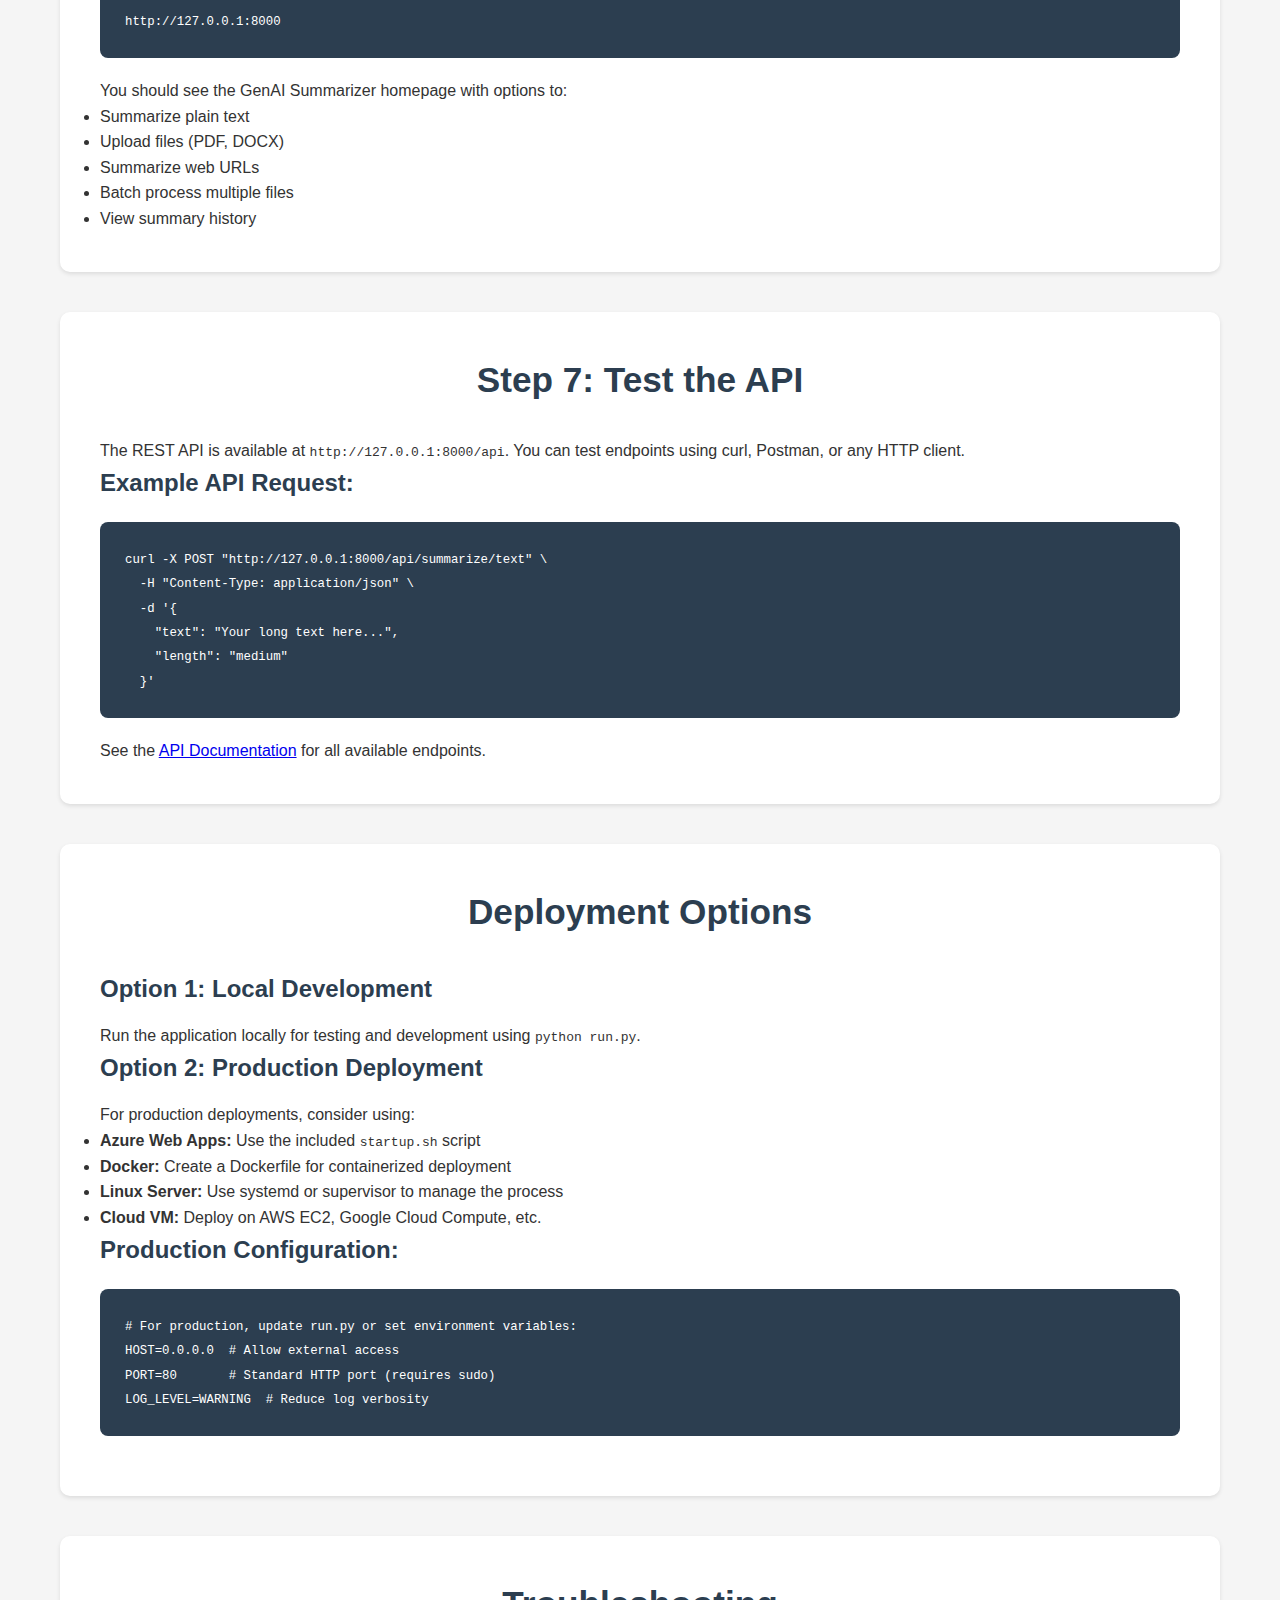
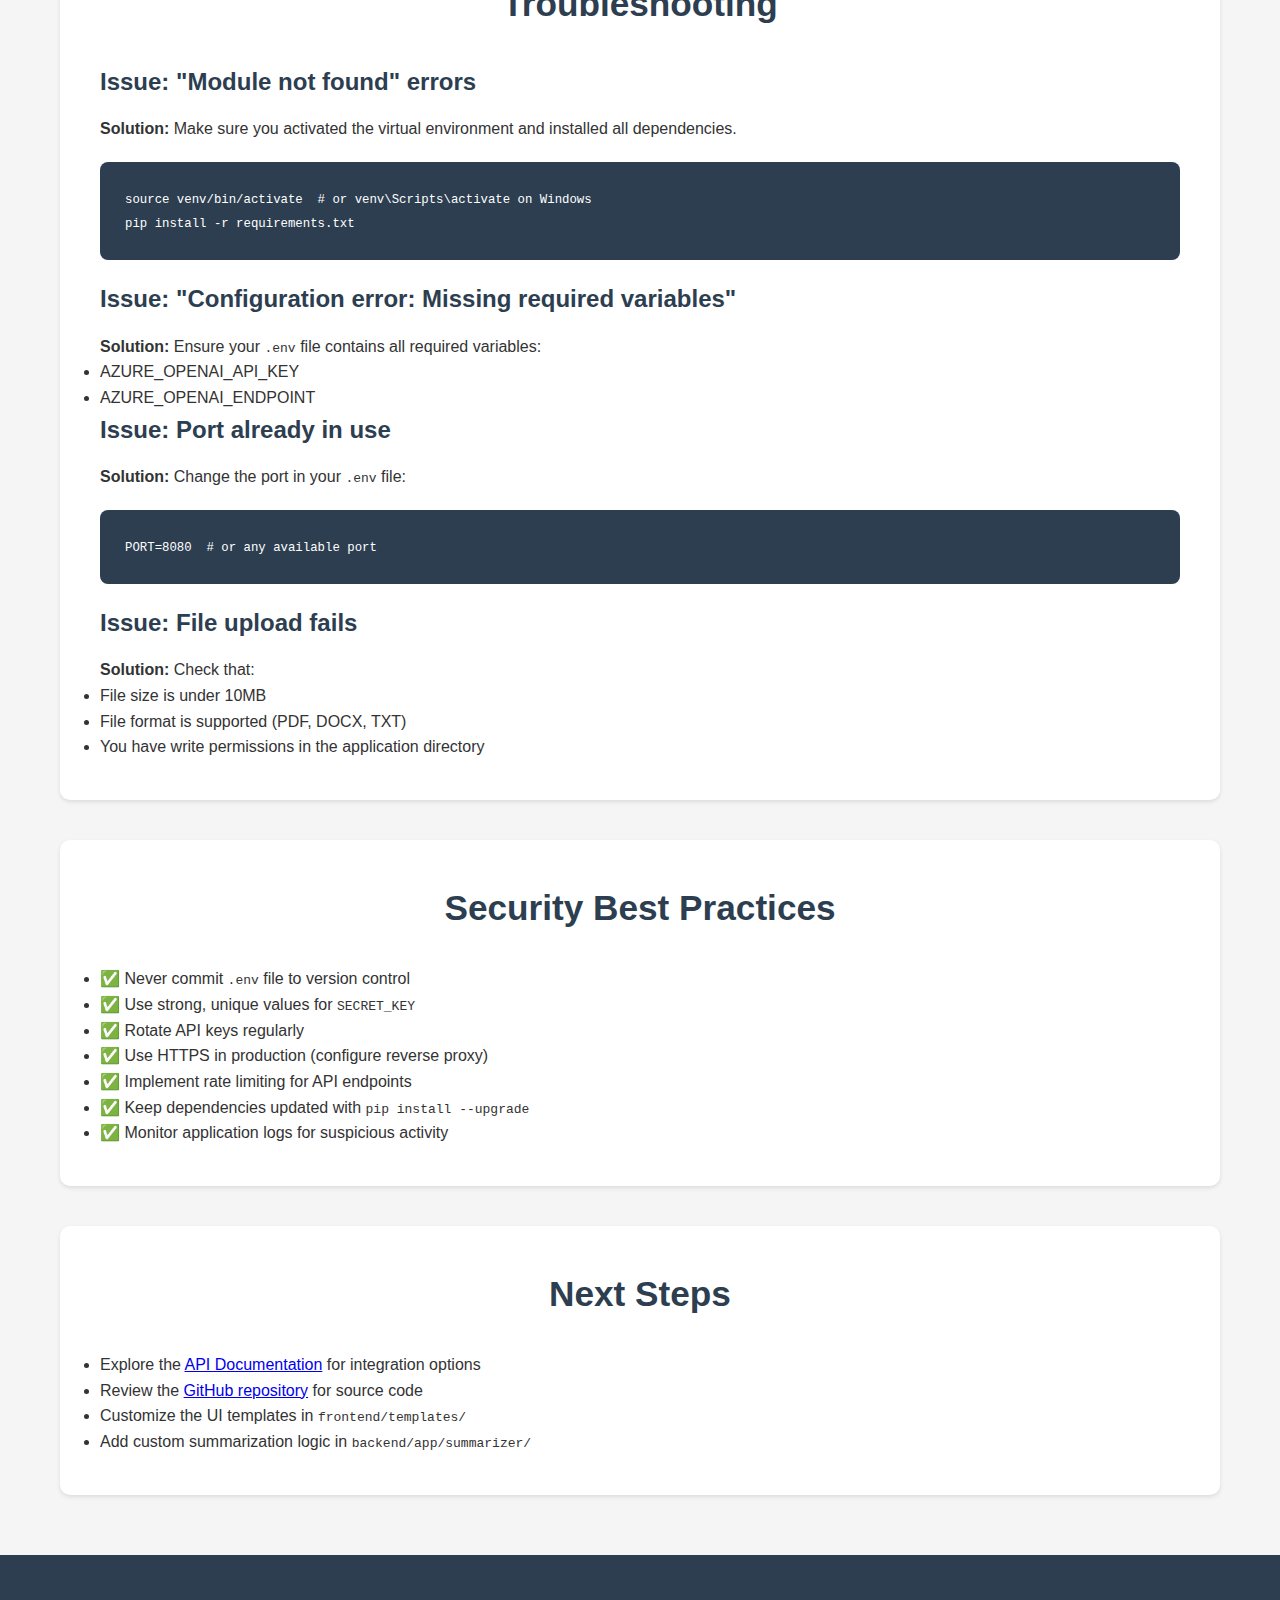
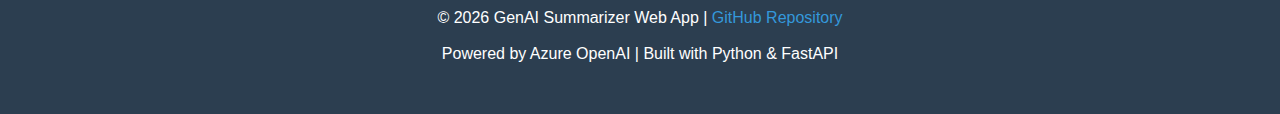
<file: docs/setup.html>
<!DOCTYPE html>
<html lang="en">
<head>
    <meta charset="UTF-8">
    <meta name="viewport" content="width=device-width, initial-scale=1.0">
    <title>Setup Guide - GenAI Summarizer Web App</title>
    <link rel="stylesheet" href="styles.css">
</head>
<body>
    <header>
        <div class="container">
            <h1>🔧 Setup Guide</h1>
            <p class="subtitle">Step-by-step instructions to deploy your summarizer</p>
        </div>
    </header>
    
    <nav>
        <div class="container">
            <ul>
                <li><a href="index.html">Home</a></li>
                <li><a href="setup.html" class="active">Setup Guide</a></li>
                <li><a href="api.html">API Documentation</a></li>
                <li><a href="https://github.com/durangogt/genai-summarizer-web-app" target="_blank">GitHub</a></li>
            </ul>
        </div>
    </nav>
    
    <div class="container">
        <section>
            <h2>Prerequisites</h2>
            <ul>
                <li><strong>Python 3.8+</strong> installed on your system</li>
                <li><strong>Azure OpenAI</strong> account with API access</li>
                <li><strong>Git</strong> for cloning the repository</li>
                <li><strong>Virtual environment</strong> tool (venv or virtualenv)</li>
            </ul>
        </section>

        <section>
            <h2>Step 1: Clone the Repository</h2>
            <div class="code-block">
                <pre><code>git clone https://github.com/durangogt/genai-summarizer-web-app.git
cd genai-summarizer-web-app</code></pre>
            </div>
        </section>

        <section>
            <h2>Step 2: Create Virtual Environment</h2>
            <p>It's recommended to use a Python virtual environment to isolate dependencies.</p>
            
            <h3>On Linux/macOS:</h3>
            <div class="code-block">
                <pre><code>python -m venv venv
source venv/bin/activate</code></pre>
            </div>

            <h3>On Windows:</h3>
            <div class="code-block">
                <pre><code>python -m venv venv
venv\Scripts\activate</code></pre>
            </div>
        </section>

        <section>
            <h2>Step 3: Install Dependencies</h2>
            <div class="code-block">
                <pre><code>pip install --upgrade pip
pip install -r requirements.txt</code></pre>
            </div>
            <p>This will install all required Python packages including FastAPI, Uvicorn, and Azure OpenAI SDK.</p>
        </section>

        <section>
            <h2>Step 4: Configure Environment Variables</h2>
            <p>Create a <code>.env</code> file in the root directory with your Azure OpenAI credentials:</p>
            
            <div class="code-block">
                <pre><code># Copy the template
cp .env.template .env

# Edit .env with your credentials
# Required variables:
AZURE_OPENAI_API_KEY=your_api_key_here
AZURE_OPENAI_ENDPOINT=your_endpoint_url_here

# Optional variables:
PORT=8000
LOG_LEVEL=INFO
SECRET_KEY=your_secret_key_for_jwt</code></pre>
            </div>

            <h3>Getting Azure OpenAI Credentials</h3>
            <ol>
                <li>Log in to the <a href="https://portal.azure.com" target="_blank">Azure Portal</a></li>
                <li>Navigate to your Azure OpenAI resource</li>
                <li>Go to "Keys and Endpoint" section</li>
                <li>Copy your API key and endpoint URL</li>
            </ol>
        </section>

        <section>
            <h2>Step 5: Run the Application</h2>
            <div class="code-block">
                <pre><code>python run.py</code></pre>
            </div>
            <p>The application will start on <code>http://127.0.0.1:8000</code> by default.</p>
        </section>

        <section>
            <h2>Step 6: Access the Web Interface</h2>
            <p>Open your browser and navigate to:</p>
            <div class="code-block">
                <pre><code>http://127.0.0.1:8000</code></pre>
            </div>
            <p>You should see the GenAI Summarizer homepage with options to:</p>
            <ul>
                <li>Summarize plain text</li>
                <li>Upload files (PDF, DOCX)</li>
                <li>Summarize web URLs</li>
                <li>Batch process multiple files</li>
                <li>View summary history</li>
            </ul>
        </section>

        <section>
            <h2>Step 7: Test the API</h2>
            <p>The REST API is available at <code>http://127.0.0.1:8000/api</code>. You can test endpoints using curl, Postman, or any HTTP client.</p>
            
            <h3>Example API Request:</h3>
            <div class="code-block">
                <pre><code>curl -X POST "http://127.0.0.1:8000/api/summarize/text" \
  -H "Content-Type: application/json" \
  -d '{
    "text": "Your long text here...",
    "length": "medium"
  }'</code></pre>
            </div>
            
            <p>See the <a href="api.html">API Documentation</a> for all available endpoints.</p>
        </section>

        <section>
            <h2>Deployment Options</h2>
            
            <h3>Option 1: Local Development</h3>
            <p>Run the application locally for testing and development using <code>python run.py</code>.</p>

            <h3>Option 2: Production Deployment</h3>
            <p>For production deployments, consider using:</p>
            <ul>
                <li><strong>Azure Web Apps:</strong> Use the included <code>startup.sh</code> script</li>
                <li><strong>Docker:</strong> Create a Dockerfile for containerized deployment</li>
                <li><strong>Linux Server:</strong> Use systemd or supervisor to manage the process</li>
                <li><strong>Cloud VM:</strong> Deploy on AWS EC2, Google Cloud Compute, etc.</li>
            </ul>

            <h3>Production Configuration:</h3>
            <div class="code-block">
                <pre><code># For production, update run.py or set environment variables:
HOST=0.0.0.0  # Allow external access
PORT=80       # Standard HTTP port (requires sudo)
LOG_LEVEL=WARNING  # Reduce log verbosity</code></pre>
            </div>
        </section>

        <section>
            <h2>Troubleshooting</h2>
            
            <h3>Issue: "Module not found" errors</h3>
            <p><strong>Solution:</strong> Make sure you activated the virtual environment and installed all dependencies.</p>
            <div class="code-block">
                <pre><code>source venv/bin/activate  # or venv\Scripts\activate on Windows
pip install -r requirements.txt</code></pre>
            </div>

            <h3>Issue: "Configuration error: Missing required variables"</h3>
            <p><strong>Solution:</strong> Ensure your <code>.env</code> file contains all required variables:</p>
            <ul>
                <li>AZURE_OPENAI_API_KEY</li>
                <li>AZURE_OPENAI_ENDPOINT</li>
            </ul>

            <h3>Issue: Port already in use</h3>
            <p><strong>Solution:</strong> Change the port in your <code>.env</code> file:</p>
            <div class="code-block">
                <pre><code>PORT=8080  # or any available port</code></pre>
            </div>

            <h3>Issue: File upload fails</h3>
            <p><strong>Solution:</strong> Check that:</p>
            <ul>
                <li>File size is under 10MB</li>
                <li>File format is supported (PDF, DOCX, TXT)</li>
                <li>You have write permissions in the application directory</li>
            </ul>
        </section>

        <section>
            <h2>Security Best Practices</h2>
            <ul>
                <li>✅ Never commit <code>.env</code> file to version control</li>
                <li>✅ Use strong, unique values for <code>SECRET_KEY</code></li>
                <li>✅ Rotate API keys regularly</li>
                <li>✅ Use HTTPS in production (configure reverse proxy)</li>
                <li>✅ Implement rate limiting for API endpoints</li>
                <li>✅ Keep dependencies updated with <code>pip install --upgrade</code></li>
                <li>✅ Monitor application logs for suspicious activity</li>
            </ul>
        </section>

        <section>
            <h2>Next Steps</h2>
            <ul>
                <li>Explore the <a href="api.html">API Documentation</a> for integration options</li>
                <li>Review the <a href="https://github.com/durangogt/genai-summarizer-web-app">GitHub repository</a> for source code</li>
                <li>Customize the UI templates in <code>frontend/templates/</code></li>
                <li>Add custom summarization logic in <code>backend/app/summarizer/</code></li>
            </ul>
        </section>
    </div>
    
    <footer>
        <div class="container">
            <p>&copy; 2026 GenAI Summarizer Web App | <a href="https://github.com/durangogt/genai-summarizer-web-app">GitHub Repository</a></p>
            <p>Powered by Azure OpenAI | Built with Python & FastAPI</p>
        </div>
    </footer>
</body>
</html>
</file>
<file: docs/styles.css>
* {
    margin: 0;
    padding: 0;
    box-sizing: border-box;
}

:root {
    --primary-color: #2c3e50;
    --secondary-color: #3498db;
    --accent-color: #e74c3c;
    --text-color: #333;
    --light-bg: #f5f5f5;
    --card-bg: #ffffff;
    --border-color: #ddd;
}

body {
    font-family: -apple-system, BlinkMacSystemFont, 'Segoe UI', Roboto, 'Helvetica Neue', Arial, sans-serif;
    line-height: 1.6;
    color: var(--text-color);
    background-color: var(--light-bg);
}

.container {
    max-width: 1200px;
    margin: 0 auto;
    padding: 0 20px;
}

/* Header */
header {
    background: linear-gradient(135deg, var(--primary-color) 0%, #34495e 100%);
    color: white;
    padding: 60px 20px;
    text-align: center;
}

header h1 {
    font-size: 3em;
    margin-bottom: 10px;
    font-weight: 700;
}

.subtitle {
    font-size: 1.3em;
    opacity: 0.9;
}

/* Navigation */
nav {
    background-color: #34495e;
    padding: 0;
    box-shadow: 0 2px 4px rgba(0,0,0,0.1);
    position: sticky;
    top: 0;
    z-index: 100;
}

nav ul {
    list-style: none;
    display: flex;
    justify-content: center;
    flex-wrap: wrap;
    padding: 0;
    margin: 0;
}

nav li {
    margin: 0;
}

nav a {
    display: block;
    color: white;
    text-decoration: none;
    padding: 20px 30px;
    transition: background-color 0.3s;
    font-weight: 500;
}

nav a:hover,
nav a.active {
    background-color: var(--primary-color);
}

/* Hero Section */
.hero {
    text-align: center;
    padding: 60px 20px;
    background: white;
    border-radius: 10px;
    margin: 40px 0;
    box-shadow: 0 4px 6px rgba(0,0,0,0.1);
}

.hero h2 {
    font-size: 2.5em;
    color: var(--primary-color);
    margin-bottom: 20px;
}

.hero p {
    font-size: 1.2em;
    color: #666;
    margin-bottom: 30px;
}

.cta-buttons {
    display: flex;
    gap: 20px;
    justify-content: center;
    flex-wrap: wrap;
}

/* Buttons */
.btn {
    display: inline-block;
    padding: 15px 35px;
    border-radius: 5px;
    text-decoration: none;
    font-weight: 600;
    transition: all 0.3s;
    cursor: pointer;
    border: none;
    font-size: 1em;
}

.btn-primary {
    background-color: var(--secondary-color);
    color: white;
}

.btn-primary:hover {
    background-color: #2980b9;
    transform: translateY(-2px);
    box-shadow: 0 4px 8px rgba(0,0,0,0.2);
}

.btn-secondary {
    background-color: transparent;
    color: var(--secondary-color);
    border: 2px solid var(--secondary-color);
}

.btn-secondary:hover {
    background-color: var(--secondary-color);
    color: white;
    transform: translateY(-2px);
}

.btn-large {
    padding: 20px 50px;
    font-size: 1.2em;
}

/* Sections */
section {
    margin: 40px 0;
    padding: 40px;
    background: white;
    border-radius: 10px;
    box-shadow: 0 2px 4px rgba(0,0,0,0.1);
}

section h2 {
    font-size: 2.2em;
    color: var(--primary-color);
    margin-bottom: 30px;
    text-align: center;
}

section h3 {
    color: var(--primary-color);
    margin-bottom: 15px;
    font-size: 1.5em;
}

/* Feature Grid */
.feature-grid {
    display: grid;
    grid-template-columns: repeat(auto-fit, minmax(300px, 1fr));
    gap: 30px;
    margin-top: 30px;
}

.feature-card {
    padding: 30px;
    background: var(--light-bg);
    border-radius: 8px;
    transition: transform 0.3s, box-shadow 0.3s;
    text-align: center;
}

.feature-card:hover {
    transform: translateY(-5px);
    box-shadow: 0 8px 16px rgba(0,0,0,0.1);
}

.feature-icon {
    font-size: 3em;
    margin-bottom: 15px;
}

/* Tech Stack */
.stack-list {
    display: grid;
    grid-template-columns: repeat(auto-fit, minmax(300px, 1fr));
    gap: 20px;
}

.stack-item {
    padding: 20px;
    background: var(--light-bg);
    border-radius: 8px;
    border-left: 4px solid var(--secondary-color);
}

.stack-item strong {
    color: var(--primary-color);
}

/* Code Block */
.code-block {
    background: var(--primary-color);
    color: #fff;
    padding: 25px;
    border-radius: 8px;
    overflow-x: auto;
    margin: 20px 0;
}

.code-block pre {
    margin: 0;
    font-family: 'Courier New', Courier, monospace;
    font-size: 0.95em;
    line-height: 1.6;
}

.code-block code {
    color: #fff;
}

/* Requirements */
.requirements ul {
    list-style-position: inside;
    padding: 20px;
    background: var(--light-bg);
    border-radius: 8px;
}

.requirements li {
    padding: 10px 0;
    border-bottom: 1px solid var(--border-color);
}

.requirements li:last-child {
    border-bottom: none;
}

/* Use Cases */
.use-case-grid {
    display: grid;
    grid-template-columns: repeat(auto-fit, minmax(250px, 1fr));
    gap: 20px;
    margin-top: 30px;
}

.use-case {
    padding: 25px;
    background: var(--light-bg);
    border-radius: 8px;
    text-align: center;
    transition: transform 0.3s;
}

.use-case:hover {
    transform: translateY(-3px);
}

/* Security Info */
.security-info {
    display: grid;
    grid-template-columns: repeat(auto-fit, minmax(250px, 1fr));
    gap: 20px;
}

.security-item {
    padding: 20px;
    background: var(--light-bg);
    border-radius: 8px;
    border-left: 4px solid #27ae60;
}

.security-item strong {
    color: #27ae60;
    display: block;
    margin-bottom: 5px;
}

/* CTA Section */
.cta {
    text-align: center;
    background: linear-gradient(135deg, var(--secondary-color) 0%, #2980b9 100%);
    color: white;
    padding: 60px 40px;
}

.cta h2 {
    color: white;
    margin-bottom: 20px;
}

.cta p {
    font-size: 1.2em;
    margin-bottom: 30px;
}

/* Footer */
footer {
    background-color: var(--primary-color);
    color: white;
    text-align: center;
    padding: 40px 20px;
    margin-top: 60px;
}

footer p {
    margin: 10px 0;
}

footer a {
    color: var(--secondary-color);
    text-decoration: none;
}

footer a:hover {
    text-decoration: underline;
}

/* Tables */
table {
    width: 100%;
    border-collapse: collapse;
    margin: 20px 0;
}

table th,
table td {
    padding: 12px;
    text-align: left;
    border-bottom: 1px solid var(--border-color);
}

table th {
    background-color: var(--light-bg);
    font-weight: 600;
    color: var(--primary-color);
}

table tr:hover {
    background-color: var(--light-bg);
}

/* Responsive Design */
@media (max-width: 768px) {
    header h1 {
        font-size: 2em;
    }

    .subtitle {
        font-size: 1em;
    }

    nav ul {
        flex-direction: column;
    }

    nav a {
        padding: 15px;
    }

    .hero h2 {
        font-size: 1.8em;
    }

    .feature-grid,
    .use-case-grid,
    .stack-list,
    .security-info {
        grid-template-columns: 1fr;
    }

    section {
        padding: 20px;
    }

    .cta-buttons {
        flex-direction: column;
    }

    .btn {
        width: 100%;
    }
}

/* Accessibility */
a:focus,
button:focus {
    outline: 2px solid var(--secondary-color);
    outline-offset: 2px;
}

@media (prefers-reduced-motion: reduce) {
    * {
        animation-duration: 0.01ms !important;
        animation-iteration-count: 1 !important;
        transition-duration: 0.01ms !important;
    }
}
</file>
